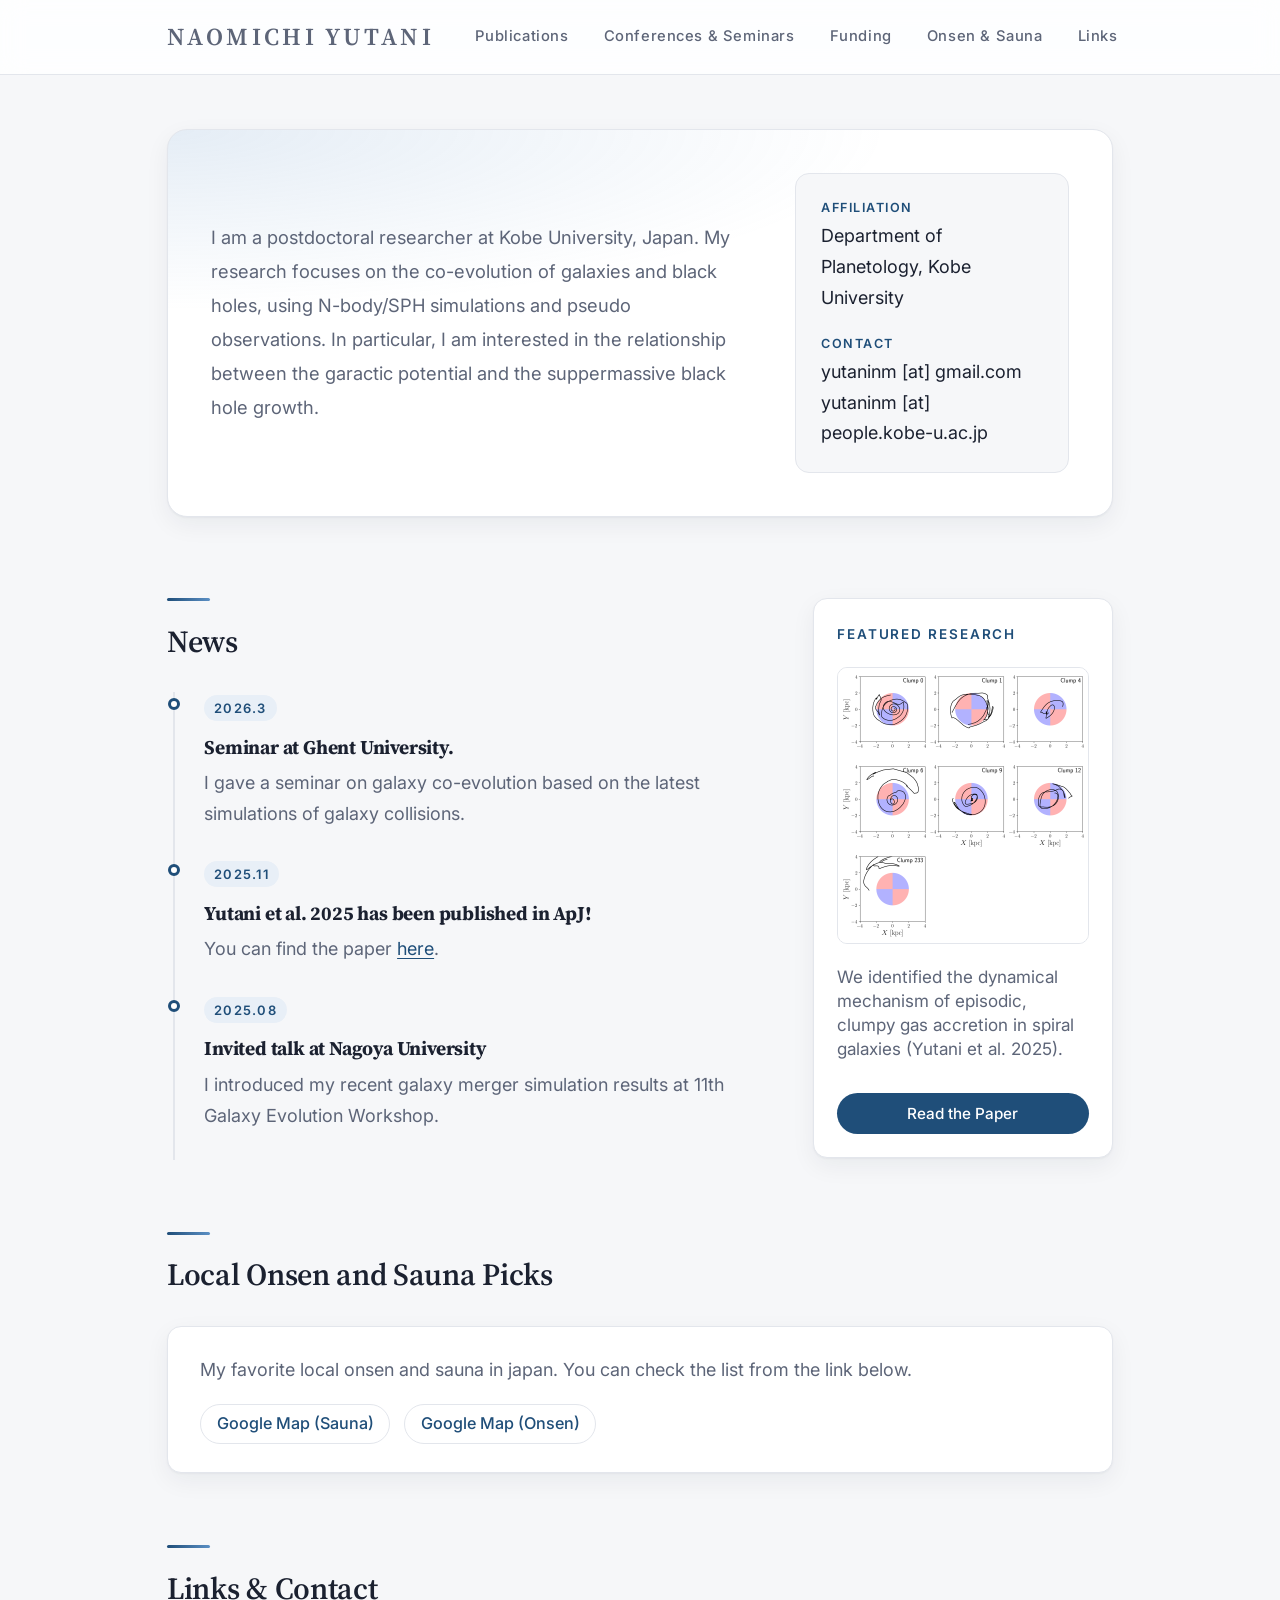
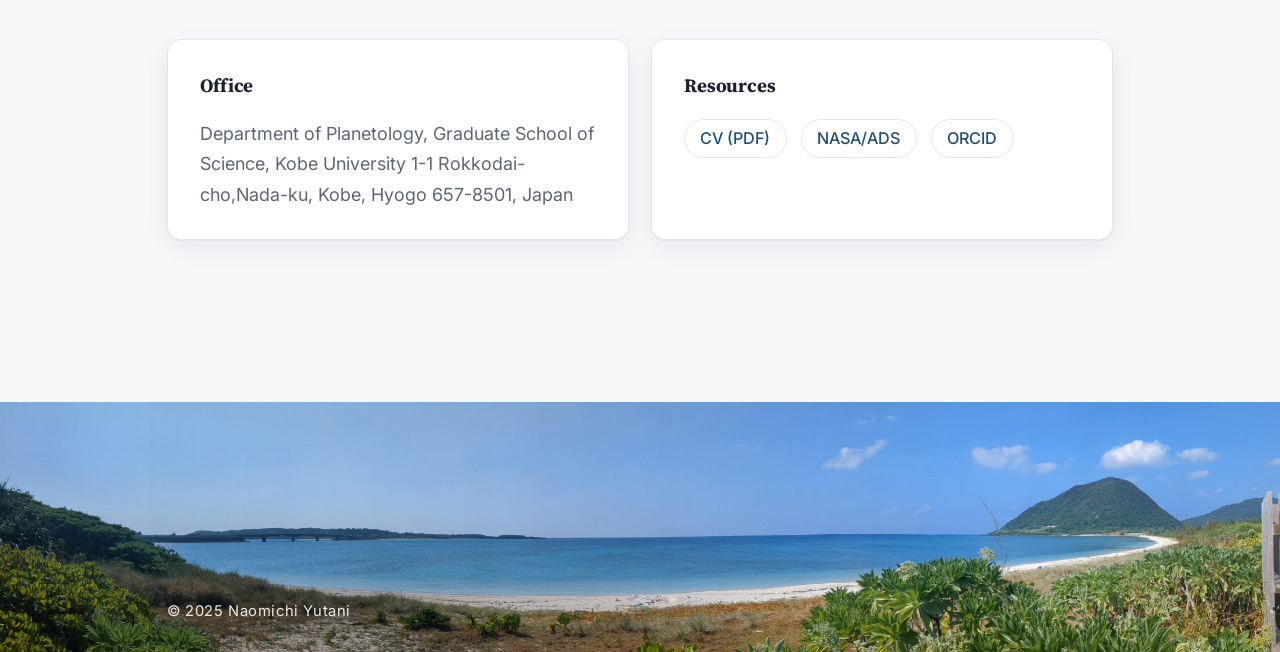
<file: index.html>
<!DOCTYPE html>
<!--
  Naomichi Yutani research homepage
  コメントを追加して、初学者でも構造を追いやすいようにしています。
-->
<html lang="ja">
  <head>
    <meta charset="UTF-8" />
    <meta name="viewport" content="width=device-width, initial-scale=1.0" />
    <title>Naomichi Yutani (油谷 直道) – Personal Homepage</title>
    <link rel="preconnect" href="https://fonts.googleapis.com" />
    <link rel="preconnect" href="https://fonts.gstatic.com" crossorigin />
    <link
      href="https://fonts.googleapis.com/css2?family=Merriweather:wght@400;600&family=Source+Sans+3:wght@300;400;600&display=swap"
      rel="stylesheet"
    />
    <style>
      /*
        :root には CSS のカスタムプロパティ(変数)をまとめています。
        色やフォントサイズを一括で調整できるようにするためです。
      */
      :root {
        --bg: #f7f8fb;
        --surface: #ffffff;
        --text: #202533;
        --text-soft: #5a6072;
        --accent: #28527a;
        --border: #d7dbe5;
        font-size: clamp(15px, 0.9vw + 12px, 18px);
      }

      /* どの要素でも box-sizing を統一して、余白計算をシンプルにします。 */
      *,
      *::before,
      *::after {
        box-sizing: border-box;
      }

      /* ページ全体の基本スタイル。背景色と本文フォントなどを指定。 */
      body {
        margin: 0;
        font-family: "Source Sans 3", "Hiragino Sans", sans-serif;
        background: var(--bg);
        color: var(--text);
        line-height: 1.66;
      }

      /* ヘッダーは常に画面上部に固定するため position: sticky を利用。 */
      header {
        background: var(--surface);
        border-bottom: 1px solid var(--border);
        position: sticky;
        top: 0;
        z-index: 10;
        padding-left: 1.5rem;
      }

      /* コンテンツ幅を中央に揃え、左右に余白を作るラッパー。 */
      .container {
        max-width: 960px;
        margin: 0 auto;
        padding: 0 1.5rem;
      }

      .navbar {
        display: flex;
        align-items: center;
        justify-content: space-between;
        padding: 1rem 0;
      }

      .brand {
        text-decoration: none;
      }

      .brand:hover {
        text-decoration: underline;
        text-decoration-color: #2563eb;
      }

      .brand span:first-child {
        font-family: "Merriweather", "Yu Mincho", serif;
        font-size: clamp(1.8rem, 3vw, 2.2rem);
        font-weight: 700;
      }

      .brand span:last-child {
        font-size: clamp(0.95rem, 1.5vw, 1.1rem);
        text-transform: uppercase;
        letter-spacing: 0.2em;
        color: var(--text-soft);
        font-weight: 600;
      }

      /* ナビゲーションリンクは横並び。スマホではメディアクエリで上書き。 */
      nav {
        display: flex;
        gap: 1.2rem;
      }

      nav a {
        font-size: clamp(0.65rem, 0.9vw, 0.8rem);
        letter-spacing: 0.03em;
        text-transform: uppercase;
        text-decoration: none;
        color: var(--text-soft);
        font-weight: 600;
      }

      nav a:hover,
      nav a:focus {
        color: var(--accent);
      }

      /* スマホ用のナビ開閉ボタン。PCでは非表示にし、後で表示を切り替えます。 */
      .nav-toggle {
        display: none;
        background: none;
        border: 1px solid var(--border);
        border-radius: 4px;
        padding: 0.4rem 0.8rem;
        margin-right: 1.5rem;
        font-size: clamp(0.95rem, 1.4vw, 1rem);
        text-transform: uppercase;
        letter-spacing: 0.1em;
        font-weight: 600;
      }

      /* メイン領域に上下の余白を確保します。 */
      main {
        padding: 2rem 0 4rem;
      }

      /* Grid layout for news section */
      .grid-container {
        display: grid;
        grid-template-columns: 2fr 1fr;
        gap: 2rem;
        align-items: start;
      }

      .news-content {
        width: 100%;
      }

      @media (max-width: 768px) {
        .grid-container {
          grid-template-columns: 1fr;
        }
        
        .news-content {
          order: 1;
        }
        
        .news-details {
          order: -1;
          margin-bottom: 2rem;
        }
      }

      /* Hero section with two columns */
      .hero {
        display: grid;
        grid-template-columns: 1fr 1fr;
        gap: 2rem;
        align-items: start;
        margin-bottom: 3rem;
      }

      .hero > div:first-child {
        padding-right: 1rem;
      }

      /* Paper highlight section */
      /* News details section - for paper highlights */
      .news-details {
        display: grid;
        gap: 1rem;
        background: var(--surface);
        padding: 1rem;
        border-radius: 8px;
        box-shadow: 0 2px 12px rgba(0,0,0,0.08);
        margin-top: 1rem;
      }

      .news-details h3 {
        font-size: 1.2rem;
        margin: 0 0 0.15rem 0;
        color: var(--accent);
      }

      .news-details img {
        width: 100%;
        border-radius: 4px;
        margin: 0.05rem 0 0.05rem 0;
        border: 1px solid var(--border);
      }

      .news-details p {
        margin: 0.15rem 0 0.3rem 0;
        line-height: 1.4;
        font-size: 0.95rem;
      }

      .news-details .button {
        display: inline-block;
        margin-top: 0.5rem;
        padding: 0.4rem 1rem;
        background-color: var(--accent);
        color: white;
        text-decoration: none;
        border-radius: 4px;
        font-size: 0.85rem;
        transition: all 0.2s ease;
        text-align: center;
        min-width: 120px;
      }

      .news-details .button:hover {
        background-color: #1a3d5c;
        transform: translateY(-1px);
        box-shadow: 0 2px 8px rgba(0,0,0,0.1);
      }

      .paper-highlight img {
        width: 100%;
        border-radius: 4px;
        margin: 1rem 0;
        border: 1px solid var(--border);
      }

      .paper-highlight h3 {
        margin-bottom: 0.5rem;
        color: var(--accent);
        font-size: 1.2rem;
      }

      .paper-highlight p {
        margin: 0.5rem 0;
        line-height: 1.5;
      }

      .button {
        display: inline-block;
        margin-top: 0.8rem;
        padding: 0.5rem 1rem;
        background-color: var(--accent);
        color: white;
        text-decoration: none;
        border-radius: 4px;
        font-size: 0.9rem;
        transition: background-color 0.2s ease;
      }

      .button:hover {
        background-color: #1a3d5c;
      }

      /* Responsive Design */
      @media (max-width: 768px) {
        .hero {
          grid-template-columns: 1fr;
        }
        
        .hero > div:first-child {
          padding-right: 0;
        }
      }

      section {
        margin: 3.2rem 0;
        scroll-margin-top: clamp(5rem, 10vh, 6.5rem);
        position: relative;
        padding-left: 1.5rem;
        border-left: 3px solid var(--accent);
        padding-left: 2rem;
        margin-left: -1.5rem;
        transition: border-color 0.3s ease;
      }

      /* ホバー時のアクセント */
      section:hover {
        border-left-color: var(--text-soft);
      }

      h1,
      h2,
      h3 {
        font-family: "Merriweather", "Yu Mincho", serif;
        margin: 0;
        color: var(--accent);
      }

      h2 {
        font-size: 1.8rem;
        margin-bottom: 1rem;
      }

      h3 {
        font-size: 1.1rem;
      }

      p {
        margin: 0 0 1rem;
      }

      /* ヒーローエリア（最初の紹介部分）は Grid でレイアウト。 */
      .hero {
        display: grid;
        gap: 2rem;
      }

      .hero h1 {
        font-size: clamp(2.1rem, 4vw, 2.8rem);
        margin-bottom: 0.8rem;
      }

      .hero .lead {
        font-size: 1.05rem;
        color: var(--text-soft);
      }

      /* 右側のプロフィール詳細。枠線と角丸でカード風にしています。 */
      .hero-details {
        display: grid;
        gap: 1rem;
        padding: 1.2rem 1.4rem;
        background: var(--surface);
        border: 1px solid var(--border);
        border-radius: 8px;
      }

      .hero-details span {
        display: block;
      }

      .hero-details span.label {
        font-size: 0.75rem;
        text-transform: uppercase;
        letter-spacing: 0.12em;
        color: var(--text-soft);
      }

      .section-intro {
        color: var(--text-soft);
        max-width: 700px;
      }

      /* リストをシンプルなカード型に表示するための共通クラス。 */
      .list-simple {
        display: grid;
        gap: 1rem;
        padding: 1.4rem;
        background: var(--surface);
        border: 1px solid var(--border);
        border-radius: 8px;
      }

      .list-simple li {
        margin: 0 0 0.4rem;
      }

      .list-simple strong {
        display: block;
        font-size: 1rem;
      }


      /* 取得ファンドを、日付から始まるシンプルな2カラムで表示。 */
      .funding-list {
        display: grid;
        gap: 0;
        padding: 2.2rem;
        background: var(--surface);
        border: 1px solid var(--border);
        border-radius: 8px;
      }

      .funding-item {
        display: grid;
        grid-template-columns: 150px 1fr;
        gap: 1rem;
      }

      .funding-item + .funding-item {
        border-top: 1px solid rgba(31, 79, 130, 0.14);
        margin-top: 0.85rem;
        padding-top: 2rem;
      }

      .funding-period {
        color: var(--text-soft);
        font-size: 0.96rem;
        font-weight: 600;
        letter-spacing: 0.01em;
        line-height: 1.6;
        white-space: nowrap;
      }

      .funding-body {
        min-width: 0;
      }

      .funding-award,
      .funding-agency {
        color: var(--text);
        font-size: 1.02rem;
        font-weight: 650;
        line-height: 1.65;
      }

      .funding-award .normal-ja {
        font-weight: 400;
      }

      .funding-number {
        color: var(--text-soft);
        font-size: 0.92rem;
        font-weight: 400;
        line-height: 1.6;
        margin-top: 0.1rem;
      }

      .funding-title {
        color: var(--text);
        font-size: 0.98rem;
        font-weight: 400;
        line-height: 1.8;
        margin-top: 0.45rem;
      }

      @media (max-width: 760px) {
        .funding-list {
          padding: 1.4rem;
        }

        .funding-item {
          grid-template-columns: 1fr;
          row-gap: 0.35rem;
        }
      }
      /* 論文リストを [1], [2] 形式で表示するためのスタイル。 */
      .pub-list {
        list-style: none;
        margin: 0;
        padding: 0;
        counter-reset: pub;
      }

      .pub-list li {
        counter-increment: pub;
        position: relative;
        padding-left: 2.4rem;
        margin-bottom: 0.9rem;
      }

      .pub-list li::before {
        content: "[" counter(pub) "]";
        position: absolute;
        left: 0;
        color: var(--accent);
        font-weight: 600;
      }

      /* item-stack は上下にカードを並べるためのヘルパークラス。 */
      .item-stack {
        display: grid;
        gap: 1rem;
      }

      .news-item time {
        font-size: 0.75rem;
        text-transform: uppercase;
        letter-spacing: 0.14em;
        color: var(--text-soft);
      }

      /* 外部リンクをバッジ風に並べます。 */
      .links {
        display: flex;
        flex-wrap: wrap;
        gap: 0.8rem;
      }

      .links a {
        display: inline-flex;
        align-items: center;
        justify-content: center;
        padding: 0.28rem 0.85rem;
        border: 1px solid var(--border);
        border-radius: 20px;
        text-decoration: none;
        color: var(--accent);
        font-size: 0.9rem;
      }

      .contact-grid {
        display: grid;
        gap: 1.2rem;
      }

      /* フッターは薄い境界線で区切り、背景を白に戻します。 */
      footer {
            padding: 2rem 0 1.5rem;
            border-top: 1px solid var(--border);

            background:
                linear-gradient(rgba(0,0,0,0), rgba(0,0,0,0)),
                url("footer_bg.jpg");

            background-size: cover;
            background-position: center;
            background-repeat: no-repeat;

            min-height: 250px;

            display: flex;
            align-items: flex-end;
      }

      footer p {
        color: white;
        font-size: 0.85rem;
        margin: 0.1rem 0;
      }

      /*
        幅が広い画面では hero と contact セクションを 2 カラムにします。
      */
      @media (min-width: 780px) {
        .hero {
          grid-template-columns: 2fr 1fr;
          align-items: start;
        }

        .contact-grid {
          grid-template-columns: repeat(2, minmax(0, 1fr));
        }
      }

      /*
        スマホ幅ではナビゲーションをモーダル風に表示し、開閉ボタンを表示。
      */
      @media (max-width: 720px) {
        nav {
          position: fixed;
          inset: 60px 1.5rem auto;
          flex-direction: column;
          background: var(--surface);
          border: 1px solid var(--border);
          padding: 1rem;
          border-radius: 8px;
          box-shadow: 0 10px 30px rgba(25, 31, 45, 0.08);
          transform: translateY(-140%);
          transition: transform 0.25s ease;
        }

        nav.open {
          transform: translateY(0);
        }

        .nav-toggle {
          display: inline-flex;
        }
      }
    </style>
    <link rel="stylesheet" href="theme.css" />
  </head>
  <body>
    <header>
      <div class="container navbar">
        <!-- サイト名と専門分野。PCでもスマホでも常に表示します。 -->
        <a href="index.html" class="brand">
          <span>NAOMICHI YUTANI</span>
        </a>
        <!-- スマホでナビゲーションを開くボタン。PCでは display: none になります。 -->
        <button class="nav-toggle" aria-expanded="false">MENU</button>
        <nav>
          <a href="publications.html">Publications</a>
          <a href="conferences.html">Conferences &amp; Seminars</a>
          <a href="funding.html">Funding</a>
          <a href="#onsen">Onsen &amp; Sauna</a>
          <a href="#links">Links</a>
        </nav>
      </div>
    </header>

    <!-- メインコンテンツ。 container で左右の余白を統一します。 -->
    <main class="container">
      <section id="about" class="hero">
        <div>
          <!-- ヒーロー（自己紹介）部分の見出しと説明文。 -->
          <!-- <h2>Naomichi Yutani / 油谷 直道</h2> -->
          <p class="lead">
            I am a postdoctoral researcher at Kobe University, Japan. 
            My research focuses on the co-evolution of galaxies and black holes, using N-body/SPH simulations and pseudo observations.
            In particular, I am interested in the relationship between the garactic potential and the suppermassive black hole growth.
          </p>
        </div>
        <!-- 右側の情報カード。所属・キーワード・連絡先をまとめています。 -->
        <aside class="hero-details">
          <div>
            <span class="label">Affiliation</span>
            <span>Department of Planetology, Kobe University</span>
          </div>
          <div>
            <span class="label">Contact</span>
            <span>yutaninm [at] gmail.com</span>
            <span>yutaninm [at] people.kobe-u.ac.jp</span>
          </div>
        </aside>
      </section>

      <!-- 最近のニュースを3件掲載。 -->
      <section id="news" class="grid-container">
        <div class="news-content">
          <h2>News</h2>
          <div class="item-stack">
            <article class="news-item">
              <time>2026.3</time>
              <h3>Seminar at Ghent University.</h3>
              <p>I gave a seminar on galaxy co-evolution based on the latest simulations of galaxy collisions.</p>
            </article>
            <article class="news-item">
              <time>2025.11</time>
              <h3>Yutani et al. 2025 has been published in ApJ!</h3>
              <p>You can find the paper <a href="https://ui.adsabs.harvard.edu/abs/2025ApJ...993...98Y/abstract">here</a>.</p>
            </article>
            <article class="news-item">
              <time>2025.08</time>
              <h3>Invited talk at Nagoya University</h3>
              <p>I introduced my recent galaxy merger simulation results at 11th Galaxy Evolution Workshop.</p>
            </article>
          </div>
        </div>
        
        <aside class="news-details">
          <h3>Featured Research</h3>
          <img src="Yutani25-clump-orbi.png" alt="Dynamical Mechanism of Episodic Gas Accretion">
          <p>We identified the dynamical mechanism of episodic, clumpy gas accretion in spiral galaxies (Yutani et al. 2025).</p>
          <a href="https://ui.adsabs.harvard.edu/abs/2025ApJ...993...98Y/abstract" class="button">Read the Paper</a>
        </aside>
      </section>
      
      <section id="onsen">
        <h2>Local Onsen and Sauna Picks</h2>
        <div class="list-simple">
          <p>
            My favorite local onsen and sauna in japan. You can check the list from the link below.
          </p>
          <div class="links">
            <a href="https://maps.app.goo.gl/DtQVYrNTesRUhzyeA" target="_blank" rel="noopener">Google Map (Sauna)</a>
            <a href="https://maps.app.goo.gl/VbhQrzFkJMpSLd1N9" target="_blank" rel="noopener">Google Map (Onsen)</a>
          </div>
        </div>
      </section>

      <!-- 連絡先と関連リンクのまとめ。 -->
      <section id="links">
        <h2>Links &amp; Contact</h2>
        <div class="contact-grid">
          <div class="list-simple">
            <h3>Office</h3>
            <p>
              Department of Planetology, Graduate School of Science, Kobe University 1-1 Rokkodai-cho,Nada-ku, Kobe, Hyogo 657-8501, Japan
            </p>
          </div>
          <div class="list-simple">
            <h3>Resources</h3>
            <div class="links">
              <a href="CV_NY.pdf">CV (PDF)</a>
              <a href="https://ui.adsabs.harvard.edu/search/filter_database_fq_database=AND&filter_database_fq_database=((database%3Aastronomy%20OR%20database%3Aphysics))&filter_database_fq_database=database%3A%22astronomy%22&fq=%7B!type%3Daqp%20v%3D%24fq_database%7D&fq_database=(((database%3Aastronomy%20OR%20database%3Aphysics))%20AND%20database%3A%22astronomy%22)&q=%20author%3A%22yutani%2C%20naomichi%22&sort=date%20desc%2C%20bibcode%20desc&p_=0">NASA/ADS</a>
              <a href="https://orcid.org/0009-0008-8432-7460">ORCID</a>
            </div>
          </div>
        </div>
      </section>
    </main>

    <!-- フッターには所属と著作権の表示のみ。 -->
    <footer>
      <div class="container">
        <p>© 2025 Naomichi Yutani</p>
      </div>
    </footer>

    <script>
      // nav-toggle ボタンでメニューの開閉を制御します。
      const toggle = document.querySelector(".nav-toggle");
      const nav = document.querySelector("nav");

      toggle?.addEventListener("click", () => {
        // aria-expanded を更新してスクリーンリーダーでも状態がわかるようにする。
        const expanded = toggle.getAttribute("aria-expanded") === "true";
        toggle.setAttribute("aria-expanded", String(!expanded));
        nav.classList.toggle("open");
      });

      nav?.querySelectorAll("a").forEach((link) => {
        link.addEventListener("click", () => {
          // メニュー内のリンクを押したら自動で閉じます。
          nav.classList.remove("open");
          toggle?.setAttribute("aria-expanded", "false");
        });
      });
    </script>
  </body>
</html>
</file>
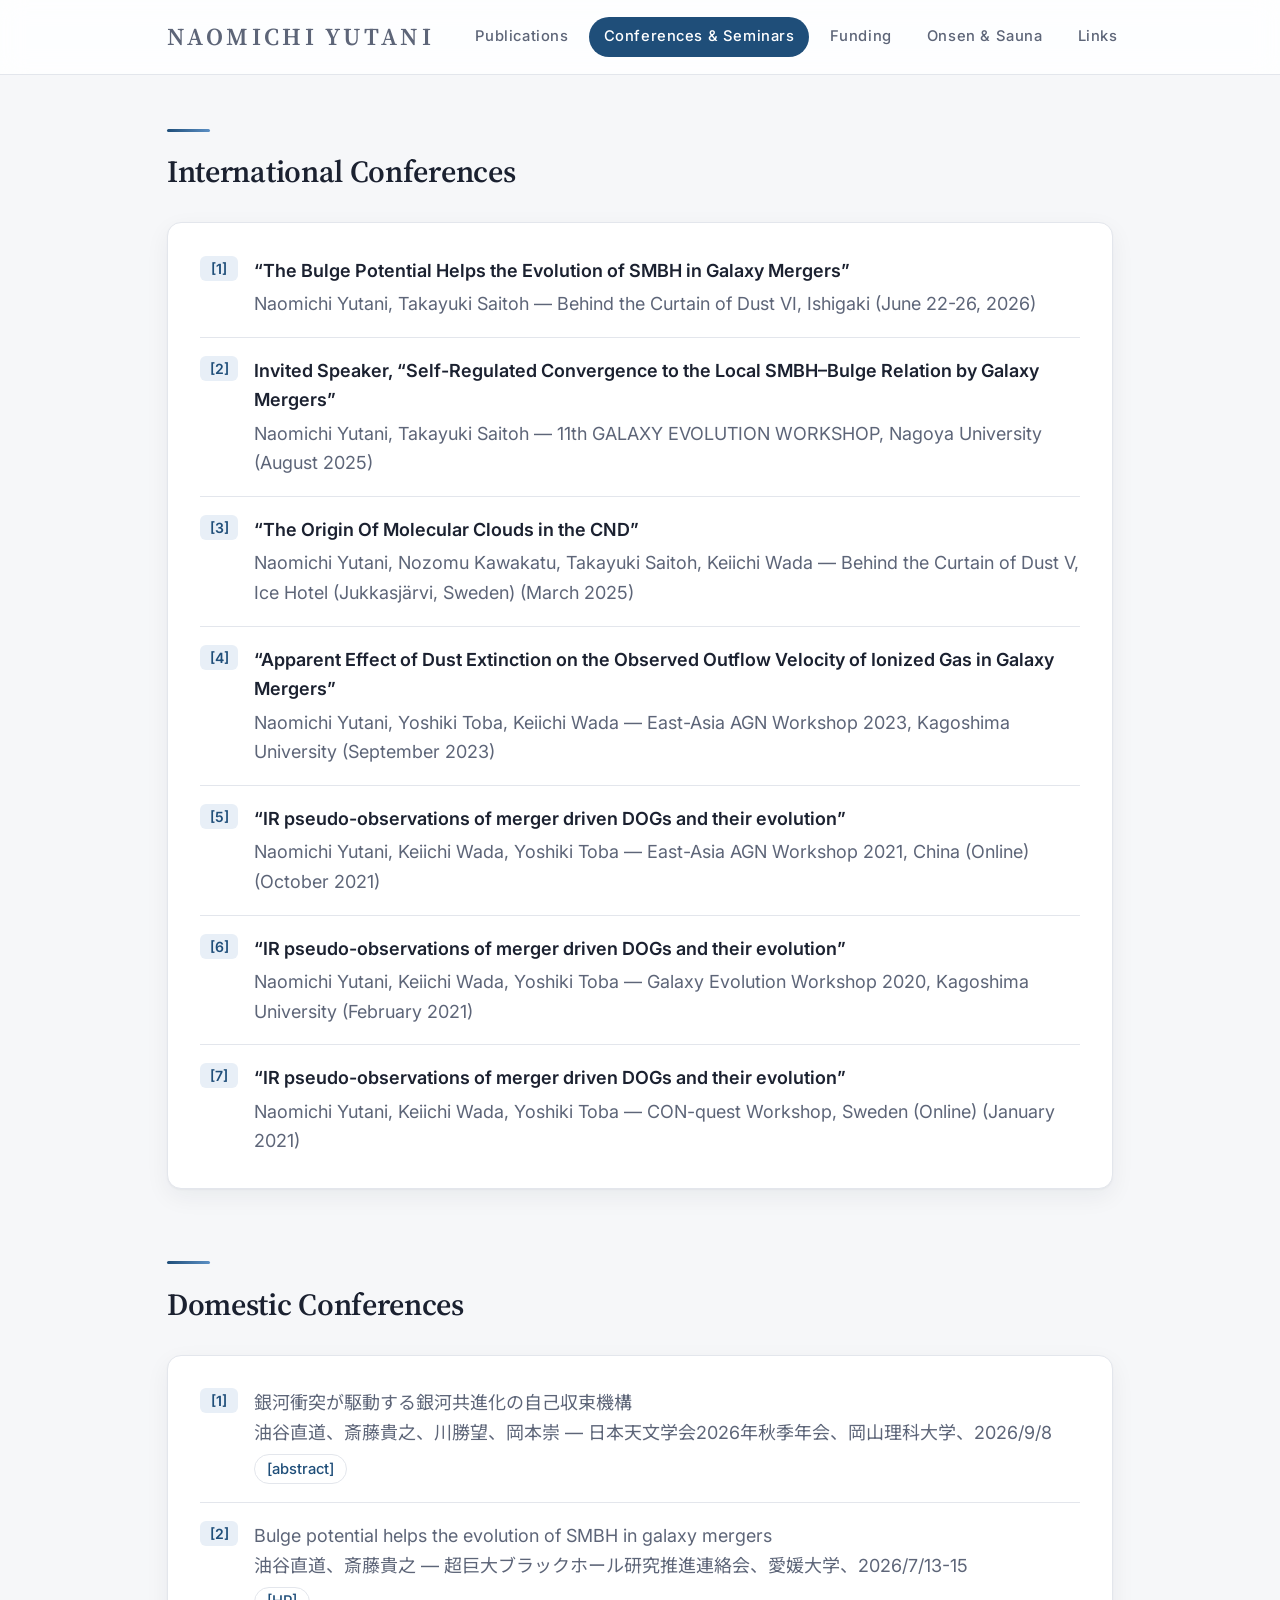
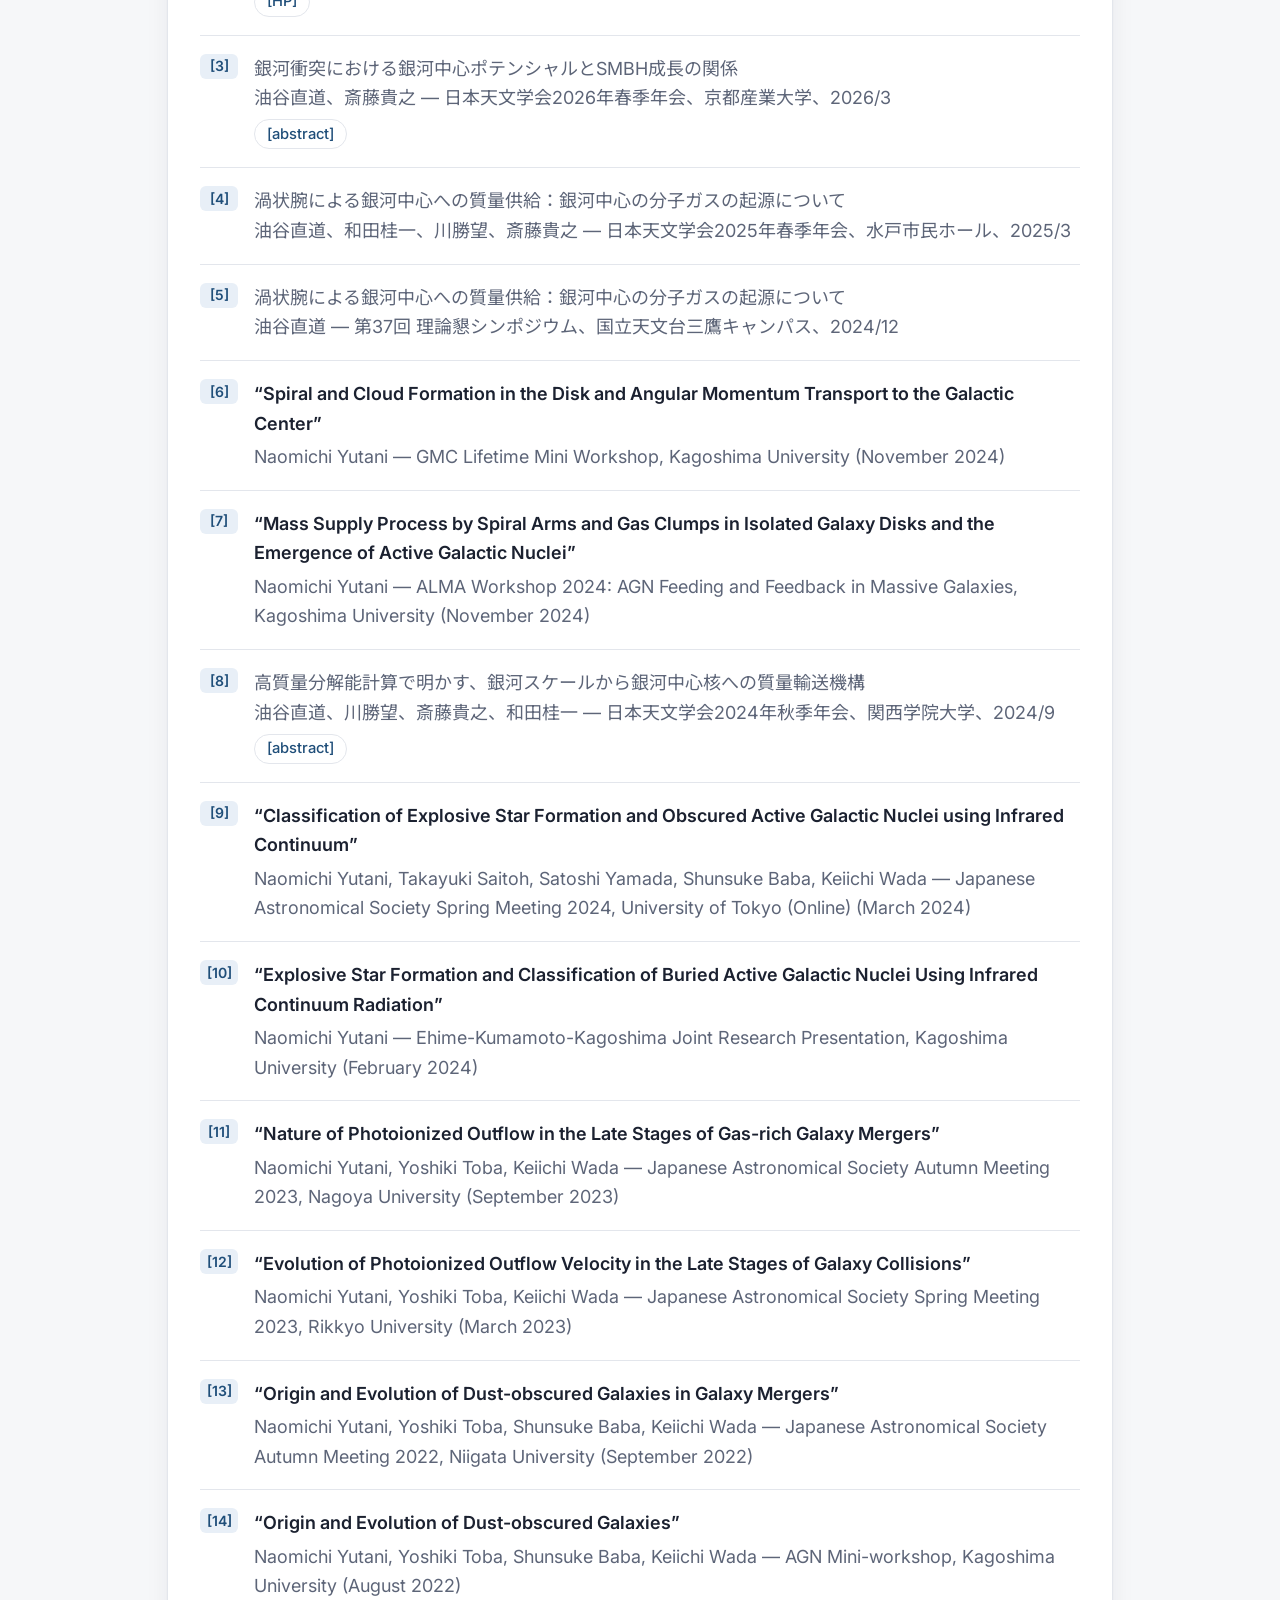
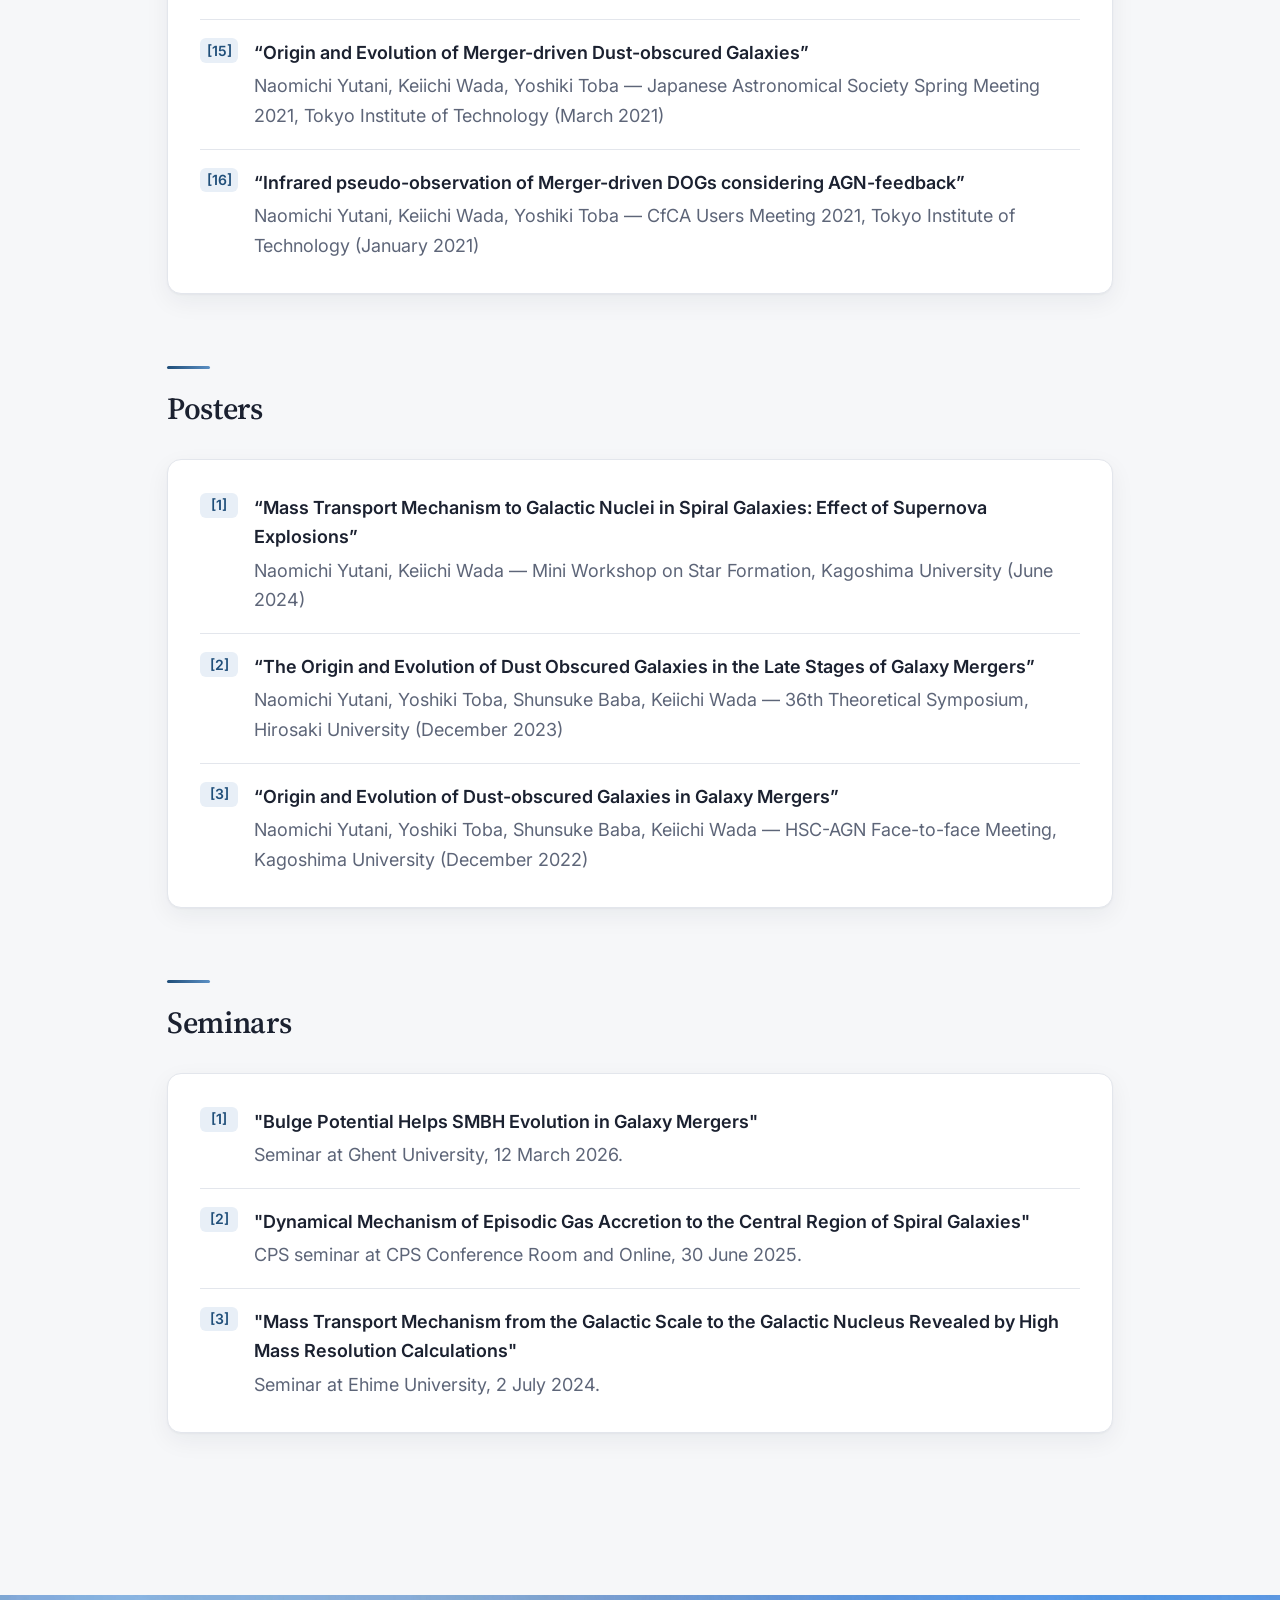
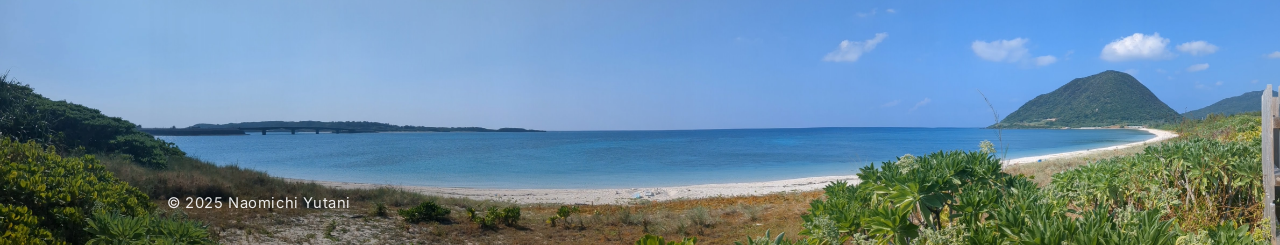
<file: conferences.html>
<!DOCTYPE html>
<!--
  Naomichi Yutani research homepage
  コメントを追加して、初学者でも構造を追いやすいようにしています。
-->
<html lang="ja">
  <head>
    <meta charset="UTF-8" />
    <meta name="viewport" content="width=device-width, initial-scale=1.0" />
    <title>Conferences &amp; Seminars – Naomichi Yutani (油谷 直道)</title>
    <link rel="preconnect" href="https://fonts.googleapis.com" />
    <link rel="preconnect" href="https://fonts.gstatic.com" crossorigin />
    <link
      href="https://fonts.googleapis.com/css2?family=Merriweather:wght@400;600&family=Source+Sans+3:wght@300;400;600&display=swap"
      rel="stylesheet"
    />
    <style>
      /*
        :root には CSS のカスタムプロパティ(変数)をまとめています。
        色やフォントサイズを一括で調整できるようにするためです。
      */
      :root {
        --bg: #f7f8fb;
        --surface: #ffffff;
        --text: #202533;
        --text-soft: #5a6072;
        --accent: #28527a;
        --border: #d7dbe5;
        font-size: clamp(15px, 0.9vw + 12px, 18px);
      }

      /* どの要素でも box-sizing を統一して、余白計算をシンプルにします。 */
      *,
      *::before,
      *::after {
        box-sizing: border-box;
      }

      /* ページ全体の基本スタイル。背景色と本文フォントなどを指定。 */
      body {
        margin: 0;
        font-family: "Source Sans 3", "Hiragino Sans", sans-serif;
        background: var(--bg);
        color: var(--text);
        line-height: 1.66;
      }

      /* ヘッダーは常に画面上部に固定するため position: sticky を利用。 */
      header {
        background: var(--surface);
        border-bottom: 1px solid var(--border);
        position: sticky;
        top: 0;
        z-index: 10;
        padding-left: 1.5rem;
      }

      /* コンテンツ幅を中央に揃え、左右に余白を作るラッパー。 */
      .container {
        max-width: 960px;
        margin: 0 auto;
        padding: 0 1.5rem;
      }

      .navbar {
        display: flex;
        align-items: center;
        justify-content: space-between;
        padding: 1rem 0;
      }

      .brand {
        text-decoration: none;
      }

      .brand:hover {
        text-decoration: underline;
        text-decoration-color: #2563eb;
      }

      .brand span:first-child {
        font-family: "Merriweather", "Yu Mincho", serif;
        font-size: clamp(1.8rem, 3vw, 2.2rem);
        font-weight: 700;
      }

      .brand span:last-child {
        font-size: clamp(0.95rem, 1.5vw, 1.1rem);
        text-transform: uppercase;
        letter-spacing: 0.2em;
        color: var(--text-soft);
        font-weight: 600;
      }

      /* ナビゲーションリンクは横並び。スマホではメディアクエリで上書き。 */
      nav {
        display: flex;
        gap: 1.2rem;
      }

      nav a {
        font-size: clamp(0.65rem, 0.9vw, 0.8rem);
        letter-spacing: 0.03em;
        text-transform: uppercase;
        text-decoration: none;
        color: var(--text-soft);
        font-weight: 600;
      }

      nav a:hover,
      nav a:focus {
        color: var(--accent);
      }

      /* スマホ用のナビ開閉ボタン。PCでは非表示にし、後で表示を切り替えます。 */
      .nav-toggle {
        display: none;
        background: none;
        border: 1px solid var(--border);
        border-radius: 4px;
        padding: 0.4rem 0.8rem;
        margin-right: 1.5rem;
        font-size: clamp(0.95rem, 1.4vw, 1rem);
        text-transform: uppercase;
        letter-spacing: 0.1em;
        font-weight: 600;
      }

      /* メイン領域に上下の余白を確保します。 */
      main {
        padding: 2rem 0 4rem;
      }

      /* Grid layout for news section */
      .grid-container {
        display: grid;
        grid-template-columns: 2fr 1fr;
        gap: 2rem;
        align-items: start;
      }

      .news-content {
        width: 100%;
      }

      @media (max-width: 768px) {
        .grid-container {
          grid-template-columns: 1fr;
        }
        
        .news-content {
          order: 1;
        }
        
        .news-details {
          order: -1;
          margin-bottom: 2rem;
        }
      }

      /* Hero section with two columns */
      .hero {
        display: grid;
        grid-template-columns: 1fr 1fr;
        gap: 2rem;
        align-items: start;
        margin-bottom: 3rem;
      }

      .hero > div:first-child {
        padding-right: 1rem;
      }

      /* Paper highlight section */
      /* News details section - for paper highlights */
      .news-details {
        display: grid;
        gap: 1rem;
        background: var(--surface);
        padding: 1rem;
        border-radius: 8px;
        box-shadow: 0 2px 12px rgba(0,0,0,0.08);
        margin-top: 1rem;
      }

      .news-details h3 {
        font-size: 1.2rem;
        margin: 0 0 0.15rem 0;
        color: var(--accent);
      }

      .news-details img {
        width: 100%;
        border-radius: 4px;
        margin: 0.05rem 0 0.05rem 0;
        border: 1px solid var(--border);
      }

      .news-details p {
        margin: 0.15rem 0 0.3rem 0;
        line-height: 1.4;
        font-size: 0.95rem;
      }

      .news-details .button {
        display: inline-block;
        margin-top: 0.5rem;
        padding: 0.4rem 1rem;
        background-color: var(--accent);
        color: white;
        text-decoration: none;
        border-radius: 4px;
        font-size: 0.85rem;
        transition: all 0.2s ease;
        text-align: center;
        min-width: 120px;
      }

      .news-details .button:hover {
        background-color: #1a3d5c;
        transform: translateY(-1px);
        box-shadow: 0 2px 8px rgba(0,0,0,0.1);
      }

      .paper-highlight img {
        width: 100%;
        border-radius: 4px;
        margin: 1rem 0;
        border: 1px solid var(--border);
      }

      .paper-highlight h3 {
        margin-bottom: 0.5rem;
        color: var(--accent);
        font-size: 1.2rem;
      }

      .paper-highlight p {
        margin: 0.5rem 0;
        line-height: 1.5;
      }

      .button {
        display: inline-block;
        margin-top: 0.8rem;
        padding: 0.5rem 1rem;
        background-color: var(--accent);
        color: white;
        text-decoration: none;
        border-radius: 4px;
        font-size: 0.9rem;
        transition: background-color 0.2s ease;
      }

      .button:hover {
        background-color: #1a3d5c;
      }

      /* Responsive Design */
      @media (max-width: 768px) {
        .hero {
          grid-template-columns: 1fr;
        }
        
        .hero > div:first-child {
          padding-right: 0;
        }
      }

      section {
        margin: 3.2rem 0;
        scroll-margin-top: clamp(5rem, 10vh, 6.5rem);
        position: relative;
        padding-left: 1.5rem;
        border-left: 3px solid var(--accent);
        padding-left: 2rem;
        margin-left: -1.5rem;
        transition: border-color 0.3s ease;
      }

      /* ホバー時のアクセント */
      section:hover {
        border-left-color: var(--text-soft);
      }

      h1,
      h2,
      h3 {
        font-family: "Merriweather", "Yu Mincho", serif;
        margin: 0;
        color: var(--accent);
      }

      h2 {
        font-size: 1.8rem;
        margin-bottom: 1rem;
      }

      h3 {
        font-size: 1.1rem;
      }

      p {
        margin: 0 0 1rem;
      }

      /* ヒーローエリア（最初の紹介部分）は Grid でレイアウト。 */
      .hero {
        display: grid;
        gap: 2rem;
      }

      .hero h1 {
        font-size: clamp(2.1rem, 4vw, 2.8rem);
        margin-bottom: 0.8rem;
      }

      .hero .lead {
        font-size: 1.05rem;
        color: var(--text-soft);
      }

      /* 右側のプロフィール詳細。枠線と角丸でカード風にしています。 */
      .hero-details {
        display: grid;
        gap: 1rem;
        padding: 1.2rem 1.4rem;
        background: var(--surface);
        border: 1px solid var(--border);
        border-radius: 8px;
      }

      .hero-details span {
        display: block;
      }

      .hero-details span.label {
        font-size: 0.75rem;
        text-transform: uppercase;
        letter-spacing: 0.12em;
        color: var(--text-soft);
      }

      .section-intro {
        color: var(--text-soft);
        max-width: 700px;
      }

      /* リストをシンプルなカード型に表示するための共通クラス。 */
      .list-simple {
        display: grid;
        gap: 1rem;
        padding: 1.4rem;
        background: var(--surface);
        border: 1px solid var(--border);
        border-radius: 8px;
      }

      .list-simple li {
        margin: 0 0 0.4rem;
      }

      .list-simple strong {
        display: block;
        font-size: 1rem;
      }


      /* 取得ファンドを、日付から始まるシンプルな2カラムで表示。 */
      .funding-list {
        display: grid;
        gap: 0;
        padding: 2.2rem;
        background: var(--surface);
        border: 1px solid var(--border);
        border-radius: 8px;
      }

      .funding-item {
        display: grid;
        grid-template-columns: 150px 1fr;
        gap: 1rem;
      }

      .funding-item + .funding-item {
        border-top: 1px solid rgba(31, 79, 130, 0.14);
        margin-top: 0.85rem;
        padding-top: 2rem;
      }

      .funding-period {
        color: var(--text-soft);
        font-size: 0.96rem;
        font-weight: 600;
        letter-spacing: 0.01em;
        line-height: 1.6;
        white-space: nowrap;
      }

      .funding-body {
        min-width: 0;
      }

      .funding-award,
      .funding-agency {
        color: var(--text);
        font-size: 1.02rem;
        font-weight: 650;
        line-height: 1.65;
      }

      .funding-award .normal-ja {
        font-weight: 400;
      }

      .funding-number {
        color: var(--text-soft);
        font-size: 0.92rem;
        font-weight: 400;
        line-height: 1.6;
        margin-top: 0.1rem;
      }

      .funding-title {
        color: var(--text);
        font-size: 0.98rem;
        font-weight: 400;
        line-height: 1.8;
        margin-top: 0.45rem;
      }

      @media (max-width: 760px) {
        .funding-list {
          padding: 1.4rem;
        }

        .funding-item {
          grid-template-columns: 1fr;
          row-gap: 0.35rem;
        }
      }
      /* 論文リストを [1], [2] 形式で表示するためのスタイル。 */
      .pub-list {
        list-style: none;
        margin: 0;
        padding: 0;
        counter-reset: pub;
      }

      .pub-list li {
        counter-increment: pub;
        position: relative;
        padding-left: 2.4rem;
        margin-bottom: 0.9rem;
      }

      .pub-list li::before {
        content: "[" counter(pub) "]";
        position: absolute;
        left: 0;
        color: var(--accent);
        font-weight: 600;
      }

      /* item-stack は上下にカードを並べるためのヘルパークラス。 */
      .item-stack {
        display: grid;
        gap: 1rem;
      }

      .news-item time {
        font-size: 0.75rem;
        text-transform: uppercase;
        letter-spacing: 0.14em;
        color: var(--text-soft);
      }

      /* 外部リンクをバッジ風に並べます。 */
      .links {
        display: flex;
        flex-wrap: wrap;
        gap: 0.8rem;
      }

      .links a {
        display: inline-flex;
        align-items: center;
        justify-content: center;
        padding: 0.28rem 0.85rem;
        border: 1px solid var(--border);
        border-radius: 20px;
        text-decoration: none;
        color: var(--accent);
        font-size: 0.9rem;
      }

      .contact-grid {
        display: grid;
        gap: 1.2rem;
      }

      /* フッターは薄い境界線で区切り、背景を白に戻します。 */
      footer {
            padding: 2rem 0 1.5rem;
            border-top: 1px solid var(--border);

            background:
                linear-gradient(rgba(0,0,0,0), rgba(0,0,0,0)),
                url("footer_bg.jpg");

            background-size: cover;
            background-position: center;
            background-repeat: no-repeat;

            min-height: 250px;

            display: flex;
            align-items: flex-end;
      }

      footer p {
        color: white;
        font-size: 0.85rem;
        margin: 0.1rem 0;
      }

      /*
        幅が広い画面では hero と contact セクションを 2 カラムにします。
      */
      @media (min-width: 780px) {
        .hero {
          grid-template-columns: 2fr 1fr;
          align-items: start;
        }

        .contact-grid {
          grid-template-columns: repeat(2, minmax(0, 1fr));
        }
      }

      /*
        スマホ幅ではナビゲーションをモーダル風に表示し、開閉ボタンを表示。
      */
      @media (max-width: 720px) {
        nav {
          position: fixed;
          inset: 60px 1.5rem auto;
          flex-direction: column;
          background: var(--surface);
          border: 1px solid var(--border);
          padding: 1rem;
          border-radius: 8px;
          box-shadow: 0 10px 30px rgba(25, 31, 45, 0.08);
          transform: translateY(-140%);
          transition: transform 0.25s ease;
        }

        nav.open {
          transform: translateY(0);
        }

        .nav-toggle {
          display: inline-flex;
        }
      }
      nav a[aria-current="page"] {
        color: var(--accent);
      }
    </style>
    <link rel="stylesheet" href="theme.css" />
  </head>
  <body>
    <header>
      <div class="container navbar">
        <a href="index.html" class="brand">
          <span>NAOMICHI YUTANI</span>
        </a>
        <button class="nav-toggle" aria-expanded="false">MENU</button>
        <nav>
          <a href="publications.html">Publications</a>
          <a href="conferences.html" aria-current="page">Conferences &amp; Seminars</a>
          <a href="funding.html">Funding</a>
          <a href="index.html#onsen">Onsen &amp; Sauna</a>
          <a href="index.html#links">Links</a>
        </nav>
      </div>
    </header>

    <main class="container">
      <section id="conferences">
        <h2>International Conferences</h2>
        <div class="list-simple">
          <ol class="pub-list">
            <li>
              <strong>“The Bulge Potential Helps the Evolution of SMBH in Galaxy Mergers”</strong>
              Naomichi Yutani, Takayuki Saitoh — Behind the Curtain of Dust VI, Ishigaki (June 22-26, 2026)
            </li>
            <li>
              <strong>Invited Speaker, “Self-Regulated Convergence to the Local SMBH–Bulge Relation by Galaxy Mergers”</strong>
              Naomichi Yutani, Takayuki Saitoh — 11th GALAXY EVOLUTION WORKSHOP, Nagoya University (August 2025)
            </li>
            <li>
              <strong>“The Origin Of Molecular Clouds in the CND”</strong>
              Naomichi Yutani, Nozomu Kawakatu, Takayuki Saitoh, Keiichi Wada — Behind the Curtain of Dust V, Ice Hotel (Jukkasjärvi, Sweden) (March 2025)
            </li>
            <li>
              <strong>“Apparent Effect of Dust Extinction on the Observed Outflow Velocity of Ionized Gas in Galaxy Mergers”</strong>
              Naomichi Yutani, Yoshiki Toba, Keiichi Wada — East-Asia AGN Workshop 2023, Kagoshima University (September 2023)
            </li>
            <li>
              <strong>“IR pseudo-observations of merger driven DOGs and their evolution”</strong>
              Naomichi Yutani, Keiichi Wada, Yoshiki Toba — East-Asia AGN Workshop 2021, China (Online) (October 2021)
            </li>
            <li>
              <strong>“IR pseudo-observations of merger driven DOGs and their evolution”</strong>
              Naomichi Yutani, Keiichi Wada, Yoshiki Toba — Galaxy Evolution Workshop 2020, Kagoshima University (February 2021)
            </li>
            <li>
              <strong>“IR pseudo-observations of merger driven DOGs and their evolution”</strong>
              Naomichi Yutani, Keiichi Wada, Yoshiki Toba — CON-quest Workshop, Sweden (Online) (January 2021)
            </li>
          </ol>
        </div>
      </section>

      <section id="domestic-conferences">
        <h2>Domestic Conferences </h2>
        <div class="list-simple">
          <ol class="pub-list">
            <li>
              銀河衝突が駆動する銀河共進化の自己収束機構<br>
              油谷直道、斎藤貴之、川勝望、岡本崇 —  日本天文学会2026年秋季年会、岡山理科大学、2026/9/8<br>
              <a href="https://www.asj.or.jp/nenkai/archive/2026b/pdf/X20a.pdf">[abstract]</a>
            </li>
            <li>
              Bulge potential helps the evolution of SMBH in galaxy mergers<br>
              油谷直道、斎藤貴之 —  超巨大ブラックホール研究推進連絡会、愛媛大学、2026/7/13-15<br>
              <a href="https://sites.google.com/view/smbh-rec2026/home">[HP]</a>
            </li>
            <li>
              銀河衝突における銀河中心ポテンシャルとSMBH成長の関係<br>
              油谷直道、斎藤貴之 —  日本天文学会2026年春季年会、京都産業大学、2026/3<br>
              <a href="https://www.asj.or.jp/nenkai/archive/2026a/pdf/X05a.pdf">[abstract]</a>
            </li>
            <li>
              渦状腕による銀河中心への質量供給：銀河中心の分子ガスの起源について<br>
              油谷直道、和田桂一、川勝望、斎藤貴之 — 日本天文学会2025年春季年会、水戸市民ホール、2025/3
            </li>
            <li>
              渦状腕による銀河中心への質量供給：銀河中心の分子ガスの起源について<br>
              油谷直道 — 第37回 理論懇シンポジウム、国立天文台三鷹キャンパス、2024/12
            </li>
            <li>
              <strong>“Spiral and Cloud Formation in the Disk and Angular Momentum Transport to the Galactic Center”</strong>
              Naomichi Yutani — GMC Lifetime Mini Workshop, Kagoshima University (November 2024)
            </li>
            <li>
              <strong>“Mass Supply Process by Spiral Arms and Gas Clumps in Isolated Galaxy Disks and the Emergence of Active Galactic Nuclei”</strong>
              Naomichi Yutani — ALMA Workshop 2024: AGN Feeding and Feedback in Massive Galaxies, Kagoshima University (November 2024)
            </li>
            <li>
              高質量分解能計算で明かす、銀河スケールから銀河中心核への質量輸送機構<br>
              油谷直道、川勝望、斎藤貴之、和田桂一 — 日本天文学会2024年秋季年会、関西学院大学、2024/9<br>
              <a href="https://www.asj.or.jp/nenkai/archive/2024b/pdf/X52a.pdf">[abstract]</a>
            </li>
            <li>
              <strong>“Classification of Explosive Star Formation and Obscured Active Galactic Nuclei using Infrared Continuum”</strong>
              Naomichi Yutani, Takayuki Saitoh, Satoshi Yamada, Shunsuke Baba, Keiichi Wada — Japanese Astronomical Society Spring Meeting 2024, University of Tokyo (Online) (March 2024)
            </li>
            <li>
              <strong>“Explosive Star Formation and Classification of Buried Active Galactic Nuclei Using Infrared Continuum Radiation”</strong>
              Naomichi Yutani — Ehime-Kumamoto-Kagoshima Joint Research Presentation, Kagoshima University (February 2024)
            </li>
            <li>
              <strong>“Nature of Photoionized Outflow in the Late Stages of Gas-rich Galaxy Mergers”</strong>
              Naomichi Yutani, Yoshiki Toba, Keiichi Wada — Japanese Astronomical Society Autumn Meeting 2023, Nagoya University (September 2023)
            </li>
            <li>
              <strong>“Evolution of Photoionized Outflow Velocity in the Late Stages of Galaxy Collisions”</strong>
              Naomichi Yutani, Yoshiki Toba, Keiichi Wada — Japanese Astronomical Society Spring Meeting 2023, Rikkyo University (March 2023)
            </li>
            <li>
              <strong>“Origin and Evolution of Dust-obscured Galaxies in Galaxy Mergers”</strong>
              Naomichi Yutani, Yoshiki Toba, Shunsuke Baba, Keiichi Wada — Japanese Astronomical Society Autumn Meeting 2022, Niigata University (September 2022)
            </li>
            <li>
              <strong>“Origin and Evolution of Dust-obscured Galaxies”</strong>
              Naomichi Yutani, Yoshiki Toba, Shunsuke Baba, Keiichi Wada — AGN Mini-workshop, Kagoshima University (August 2022)
            </li>
            <li>
              <strong>“Origin and Evolution of Merger-driven Dust-obscured Galaxies”</strong>
              Naomichi Yutani, Keiichi Wada, Yoshiki Toba — Japanese Astronomical Society Spring Meeting 2021, Tokyo Institute of Technology (March 2021)
            </li>
            <li>
              <strong>“Infrared pseudo-observation of Merger-driven DOGs considering AGN-feedback”</strong>
              Naomichi Yutani, Keiichi Wada, Yoshiki Toba — CfCA Users Meeting 2021, Tokyo Institute of Technology (January 2021)
            </li>
          </ol>
        </div>
      </section>

      <section id="posters">
        <h2>Posters</h2>
        <div class="list-simple">
          <ol class="pub-list">
            <li>
              <strong>“Mass Transport Mechanism to Galactic Nuclei in Spiral Galaxies: Effect of Supernova Explosions”</strong>
              Naomichi Yutani, Keiichi Wada — Mini Workshop on Star Formation, Kagoshima University (June 2024)
            </li>
            <li>
              <strong>“The Origin and Evolution of Dust Obscured Galaxies in the Late Stages of Galaxy Mergers”</strong>
              Naomichi Yutani, Yoshiki Toba, Shunsuke Baba, Keiichi Wada — 36th Theoretical Symposium, Hirosaki University (December 2023)
            </li>
            <li>
              <strong>“Origin and Evolution of Dust-obscured Galaxies in Galaxy Mergers”</strong>
              Naomichi Yutani, Yoshiki Toba, Shunsuke Baba, Keiichi Wada — HSC-AGN Face-to-face Meeting, Kagoshima University (December 2022)
            </li>
          </ol>
        </div>
      </section>

      <section id="seminars">
        <h2>Seminars</h2>
        <div class="list-simple">
          <ol class="pub-list">
            <li>
              <strong>"Bulge Potential Helps SMBH Evolution in Galaxy Mergers"</strong>
              Seminar at Ghent University, 12 March 2026.
            </li>
            <li>
              <strong>"Dynamical Mechanism of Episodic Gas Accretion to the Central Region of Spiral Galaxies"</strong>
              CPS seminar at CPS Conference Room and Online, 30 June 2025.
            </li>
            <li>
              <strong>"Mass Transport Mechanism from the Galactic Scale to the Galactic Nucleus Revealed by High Mass Resolution Calculations"</strong>
              Seminar at Ehime University, 2 July 2024.
            </li>
          </ol>
        </div>
      </section>
    </main>

    <!-- フッターには所属と著作権の表示のみ。 -->
    <footer>
      <div class="container">
        <p>© 2025 Naomichi Yutani</p>
      </div>
    </footer>

    <script>
      // nav-toggle ボタンでメニューの開閉を制御します。
      const toggle = document.querySelector(".nav-toggle");
      const nav = document.querySelector("nav");

      toggle?.addEventListener("click", () => {
        // aria-expanded を更新してスクリーンリーダーでも状態がわかるようにする。
        const expanded = toggle.getAttribute("aria-expanded") === "true";
        toggle.setAttribute("aria-expanded", String(!expanded));
        nav.classList.toggle("open");
      });

      nav?.querySelectorAll("a").forEach((link) => {
        link.addEventListener("click", () => {
          // メニュー内のリンクを押したら自動で閉じます。
          nav.classList.remove("open");
          toggle?.setAttribute("aria-expanded", "false");
        });
      });
    </script>
  </body>
</html>
</file>
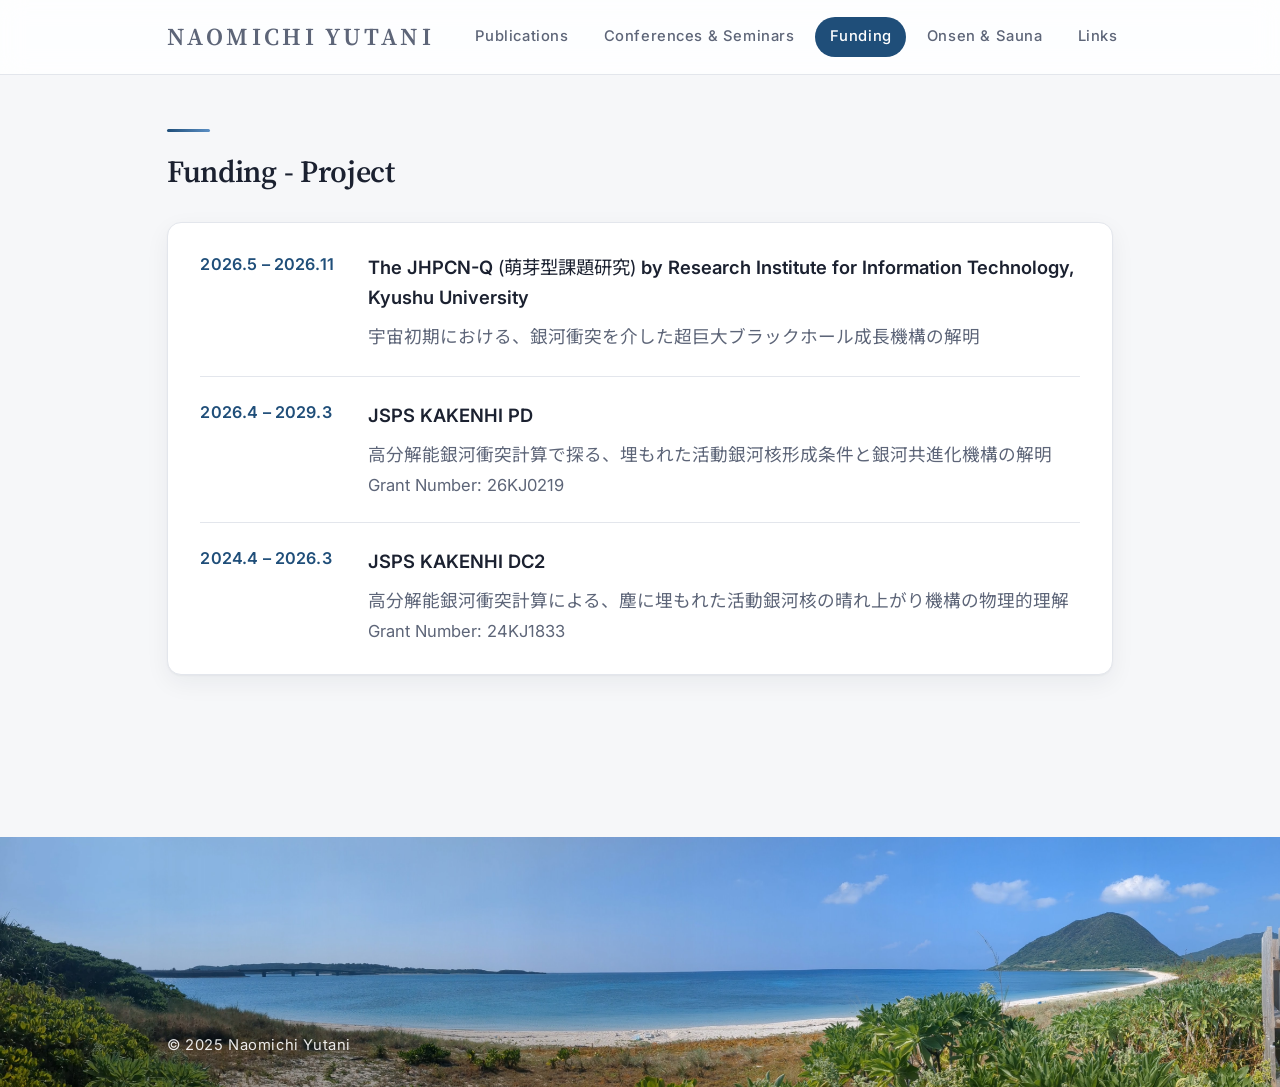
<file: funding.html>
<!DOCTYPE html>
<!--
  Naomichi Yutani research homepage
  コメントを追加して、初学者でも構造を追いやすいようにしています。
-->
<html lang="ja">
  <head>
    <meta charset="UTF-8" />
    <meta name="viewport" content="width=device-width, initial-scale=1.0" />
    <title>Funding – Naomichi Yutani (油谷 直道)</title>
    <link rel="preconnect" href="https://fonts.googleapis.com" />
    <link rel="preconnect" href="https://fonts.gstatic.com" crossorigin />
    <link
      href="https://fonts.googleapis.com/css2?family=Merriweather:wght@400;600&family=Source+Sans+3:wght@300;400;600&display=swap"
      rel="stylesheet"
    />
    <style>
      /*
        :root には CSS のカスタムプロパティ(変数)をまとめています。
        色やフォントサイズを一括で調整できるようにするためです。
      */
      :root {
        --bg: #f7f8fb;
        --surface: #ffffff;
        --text: #202533;
        --text-soft: #5a6072;
        --accent: #28527a;
        --border: #d7dbe5;
        font-size: clamp(15px, 0.9vw + 12px, 18px);
      }

      /* どの要素でも box-sizing を統一して、余白計算をシンプルにします。 */
      *,
      *::before,
      *::after {
        box-sizing: border-box;
      }

      /* ページ全体の基本スタイル。背景色と本文フォントなどを指定。 */
      body {
        margin: 0;
        font-family: "Source Sans 3", "Hiragino Sans", sans-serif;
        background: var(--bg);
        color: var(--text);
        line-height: 1.66;
      }

      /* ヘッダーは常に画面上部に固定するため position: sticky を利用。 */
      header {
        background: var(--surface);
        border-bottom: 1px solid var(--border);
        position: sticky;
        top: 0;
        z-index: 10;
        padding-left: 1.5rem;
      }

      /* コンテンツ幅を中央に揃え、左右に余白を作るラッパー。 */
      .container {
        max-width: 960px;
        margin: 0 auto;
        padding: 0 1.5rem;
      }

      .navbar {
        display: flex;
        align-items: center;
        justify-content: space-between;
        padding: 1rem 0;
      }

      .brand {
        text-decoration: none;
      }

      .brand:hover {
        text-decoration: underline;
        text-decoration-color: #2563eb;
      }

      .brand span:first-child {
        font-family: "Merriweather", "Yu Mincho", serif;
        font-size: clamp(1.8rem, 3vw, 2.2rem);
        font-weight: 700;
      }

      .brand span:last-child {
        font-size: clamp(0.95rem, 1.5vw, 1.1rem);
        text-transform: uppercase;
        letter-spacing: 0.2em;
        color: var(--text-soft);
        font-weight: 600;
      }

      /* ナビゲーションリンクは横並び。スマホではメディアクエリで上書き。 */
      nav {
        display: flex;
        gap: 1.2rem;
      }

      nav a {
        font-size: clamp(0.65rem, 0.9vw, 0.8rem);
        letter-spacing: 0.03em;
        text-transform: uppercase;
        text-decoration: none;
        color: var(--text-soft);
        font-weight: 600;
      }

      nav a:hover,
      nav a:focus {
        color: var(--accent);
      }

      /* スマホ用のナビ開閉ボタン。PCでは非表示にし、後で表示を切り替えます。 */
      .nav-toggle {
        display: none;
        background: none;
        border: 1px solid var(--border);
        border-radius: 4px;
        padding: 0.4rem 0.8rem;
        margin-right: 1.5rem;
        font-size: clamp(0.95rem, 1.4vw, 1rem);
        text-transform: uppercase;
        letter-spacing: 0.1em;
        font-weight: 600;
      }

      /* メイン領域に上下の余白を確保します。 */
      main {
        padding: 2rem 0 4rem;
      }

      /* Grid layout for news section */
      .grid-container {
        display: grid;
        grid-template-columns: 2fr 1fr;
        gap: 2rem;
        align-items: start;
      }

      .news-content {
        width: 100%;
      }

      @media (max-width: 768px) {
        .grid-container {
          grid-template-columns: 1fr;
        }
        
        .news-content {
          order: 1;
        }
        
        .news-details {
          order: -1;
          margin-bottom: 2rem;
        }
      }

      /* Hero section with two columns */
      .hero {
        display: grid;
        grid-template-columns: 1fr 1fr;
        gap: 2rem;
        align-items: start;
        margin-bottom: 3rem;
      }

      .hero > div:first-child {
        padding-right: 1rem;
      }

      /* Paper highlight section */
      /* News details section - for paper highlights */
      .news-details {
        display: grid;
        gap: 1rem;
        background: var(--surface);
        padding: 1rem;
        border-radius: 8px;
        box-shadow: 0 2px 12px rgba(0,0,0,0.08);
        margin-top: 1rem;
      }

      .news-details h3 {
        font-size: 1.2rem;
        margin: 0 0 0.15rem 0;
        color: var(--accent);
      }

      .news-details img {
        width: 100%;
        border-radius: 4px;
        margin: 0.05rem 0 0.05rem 0;
        border: 1px solid var(--border);
      }

      .news-details p {
        margin: 0.15rem 0 0.3rem 0;
        line-height: 1.4;
        font-size: 0.95rem;
      }

      .news-details .button {
        display: inline-block;
        margin-top: 0.5rem;
        padding: 0.4rem 1rem;
        background-color: var(--accent);
        color: white;
        text-decoration: none;
        border-radius: 4px;
        font-size: 0.85rem;
        transition: all 0.2s ease;
        text-align: center;
        min-width: 120px;
      }

      .news-details .button:hover {
        background-color: #1a3d5c;
        transform: translateY(-1px);
        box-shadow: 0 2px 8px rgba(0,0,0,0.1);
      }

      .paper-highlight img {
        width: 100%;
        border-radius: 4px;
        margin: 1rem 0;
        border: 1px solid var(--border);
      }

      .paper-highlight h3 {
        margin-bottom: 0.5rem;
        color: var(--accent);
        font-size: 1.2rem;
      }

      .paper-highlight p {
        margin: 0.5rem 0;
        line-height: 1.5;
      }

      .button {
        display: inline-block;
        margin-top: 0.8rem;
        padding: 0.5rem 1rem;
        background-color: var(--accent);
        color: white;
        text-decoration: none;
        border-radius: 4px;
        font-size: 0.9rem;
        transition: background-color 0.2s ease;
      }

      .button:hover {
        background-color: #1a3d5c;
      }

      /* Responsive Design */
      @media (max-width: 768px) {
        .hero {
          grid-template-columns: 1fr;
        }
        
        .hero > div:first-child {
          padding-right: 0;
        }
      }

      section {
        margin: 3.2rem 0;
        scroll-margin-top: clamp(5rem, 10vh, 6.5rem);
        position: relative;
        padding-left: 1.5rem;
        border-left: 3px solid var(--accent);
        padding-left: 2rem;
        margin-left: -1.5rem;
        transition: border-color 0.3s ease;
      }

      /* ホバー時のアクセント */
      section:hover {
        border-left-color: var(--text-soft);
      }

      h1,
      h2,
      h3 {
        font-family: "Merriweather", "Yu Mincho", serif;
        margin: 0;
        color: var(--accent);
      }

      h2 {
        font-size: 1.8rem;
        margin-bottom: 1rem;
      }

      h3 {
        font-size: 1.1rem;
      }

      p {
        margin: 0 0 1rem;
      }

      /* ヒーローエリア（最初の紹介部分）は Grid でレイアウト。 */
      .hero {
        display: grid;
        gap: 2rem;
      }

      .hero h1 {
        font-size: clamp(2.1rem, 4vw, 2.8rem);
        margin-bottom: 0.8rem;
      }

      .hero .lead {
        font-size: 1.05rem;
        color: var(--text-soft);
      }

      /* 右側のプロフィール詳細。枠線と角丸でカード風にしています。 */
      .hero-details {
        display: grid;
        gap: 1rem;
        padding: 1.2rem 1.4rem;
        background: var(--surface);
        border: 1px solid var(--border);
        border-radius: 8px;
      }

      .hero-details span {
        display: block;
      }

      .hero-details span.label {
        font-size: 0.75rem;
        text-transform: uppercase;
        letter-spacing: 0.12em;
        color: var(--text-soft);
      }

      .section-intro {
        color: var(--text-soft);
        max-width: 700px;
      }

      /* リストをシンプルなカード型に表示するための共通クラス。 */
      .list-simple {
        display: grid;
        gap: 1rem;
        padding: 1.4rem;
        background: var(--surface);
        border: 1px solid var(--border);
        border-radius: 8px;
      }

      .list-simple li {
        margin: 0 0 0.4rem;
      }

      .list-simple strong {
        display: block;
        font-size: 1rem;
      }


      /* 取得ファンドを、日付から始まるシンプルな2カラムで表示。 */
      .funding-list {
        display: grid;
        gap: 0;
        padding: 2.2rem;
        background: var(--surface);
        border: 1px solid var(--border);
        border-radius: 8px;
      }

      .funding-item {
        display: grid;
        grid-template-columns: 150px 1fr;
        gap: 1rem;
      }

      .funding-item + .funding-item {
        border-top: 1px solid rgba(31, 79, 130, 0.14);
        margin-top: 0.85rem;
        padding-top: 2rem;
      }

      .funding-period {
        color: var(--text-soft);
        font-size: 0.96rem;
        font-weight: 600;
        letter-spacing: 0.01em;
        line-height: 1.6;
        white-space: nowrap;
      }

      .funding-body {
        min-width: 0;
      }

      .funding-award,
      .funding-agency {
        color: var(--text);
        font-size: 1.02rem;
        font-weight: 650;
        line-height: 1.65;
      }

      .funding-award .normal-ja {
        font-weight: 400;
      }

      .funding-number {
        color: var(--text-soft);
        font-size: 0.92rem;
        font-weight: 400;
        line-height: 1.6;
        margin-top: 0.1rem;
      }

      .funding-title {
        color: var(--text);
        font-size: 0.98rem;
        font-weight: 400;
        line-height: 1.8;
        margin-top: 0.45rem;
      }

      @media (max-width: 760px) {
        .funding-list {
          padding: 1.4rem;
        }

        .funding-item {
          grid-template-columns: 1fr;
          row-gap: 0.35rem;
        }
      }
      /* 論文リストを [1], [2] 形式で表示するためのスタイル。 */
      .pub-list {
        list-style: none;
        margin: 0;
        padding: 0;
        counter-reset: pub;
      }

      .pub-list li {
        counter-increment: pub;
        position: relative;
        padding-left: 2.4rem;
        margin-bottom: 0.9rem;
      }

      .pub-list li::before {
        content: "[" counter(pub) "]";
        position: absolute;
        left: 0;
        color: var(--accent);
        font-weight: 600;
      }

      /* item-stack は上下にカードを並べるためのヘルパークラス。 */
      .item-stack {
        display: grid;
        gap: 1rem;
      }

      .news-item time {
        font-size: 0.75rem;
        text-transform: uppercase;
        letter-spacing: 0.14em;
        color: var(--text-soft);
      }

      /* 外部リンクをバッジ風に並べます。 */
      .links {
        display: flex;
        flex-wrap: wrap;
        gap: 0.8rem;
      }

      .links a {
        display: inline-flex;
        align-items: center;
        justify-content: center;
        padding: 0.28rem 0.85rem;
        border: 1px solid var(--border);
        border-radius: 20px;
        text-decoration: none;
        color: var(--accent);
        font-size: 0.9rem;
      }

      .contact-grid {
        display: grid;
        gap: 1.2rem;
      }

      /* フッターは薄い境界線で区切り、背景を白に戻します。 */
      footer {
            padding: 2rem 0 1.5rem;
            border-top: 1px solid var(--border);

            background:
                linear-gradient(rgba(0,0,0,0), rgba(0,0,0,0)),
                url("footer_bg.jpg");

            background-size: cover;
            background-position: center;
            background-repeat: no-repeat;

            min-height: 250px;

            display: flex;
            align-items: flex-end;
      }

      footer p {
        color: white;
        font-size: 0.85rem;
        margin: 0.1rem 0;
      }

      /*
        幅が広い画面では hero と contact セクションを 2 カラムにします。
      */
      @media (min-width: 780px) {
        .hero {
          grid-template-columns: 2fr 1fr;
          align-items: start;
        }

        .contact-grid {
          grid-template-columns: repeat(2, minmax(0, 1fr));
        }
      }

      /*
        スマホ幅ではナビゲーションをモーダル風に表示し、開閉ボタンを表示。
      */
      @media (max-width: 720px) {
        nav {
          position: fixed;
          inset: 60px 1.5rem auto;
          flex-direction: column;
          background: var(--surface);
          border: 1px solid var(--border);
          padding: 1rem;
          border-radius: 8px;
          box-shadow: 0 10px 30px rgba(25, 31, 45, 0.08);
          transform: translateY(-140%);
          transition: transform 0.25s ease;
        }

        nav.open {
          transform: translateY(0);
        }

        .nav-toggle {
          display: inline-flex;
        }
      }
      nav a[aria-current="page"] {
        color: var(--accent);
      }
    </style>
    <link rel="stylesheet" href="theme.css" />
  </head>
  <body>
    <header>
      <div class="container navbar">
        <a href="index.html" class="brand">
          <span>NAOMICHI YUTANI</span>
        </a>
        <button class="nav-toggle" aria-expanded="false">MENU</button>
        <nav>
          <a href="publications.html">Publications</a>
          <a href="conferences.html">Conferences &amp; Seminars</a>
          <a href="funding.html" aria-current="page">Funding</a>
          <a href="index.html#onsen">Onsen &amp; Sauna</a>
          <a href="index.html#links">Links</a>
        </nav>
      </div>
    </header>

    <main class="container">
      <section id="funding">
        <h2>Funding - Project</h2>

        <div class="funding-list">
          <div class="funding-item">
            <div class="funding-period">2026.5 – 2026.11</div>
            <div class="funding-body">
              <div class="funding-award">
                The JHPCN-Q <span class="normal-ja">(萌芽型課題研究)</span> by Research Institute for Information Technology, Kyushu University
              </div>
              <div class="funding-title">
                宇宙初期における、銀河衝突を介した超巨大ブラックホール成長機構の解明
              </div>
            </div>
          </div>

          <div class="funding-item">
            <div class="funding-period">2026.4 – 2029.3</div>
            <div class="funding-body">
              <div class="funding-agency">JSPS KAKENHI PD</div>
              <div class="funding-title">高分解能銀河衝突計算で探る、埋もれた活動銀河核形成条件と銀河共進化機構の解明</div>
              <div class="funding-number">Grant Number: 26KJ0219</div>
            </div>
          </div>

          <div class="funding-item">
            <div class="funding-period">2024.4 – 2026.3</div>
            <div class="funding-body">
              <div class="funding-agency">JSPS KAKENHI DC2</div>
              <div class="funding-title">高分解能銀河衝突計算による、塵に埋もれた活動銀河核の晴れ上がり機構の物理的理解</div>
              <div class="funding-number">Grant Number: 24KJ1833</div>
            </div>
          </div>
        </div>
      </section>
    </main>

    <!-- フッターには所属と著作権の表示のみ。 -->
    <footer>
      <div class="container">
        <p>© 2025 Naomichi Yutani</p>
      </div>
    </footer>

    <script>
      // nav-toggle ボタンでメニューの開閉を制御します。
      const toggle = document.querySelector(".nav-toggle");
      const nav = document.querySelector("nav");

      toggle?.addEventListener("click", () => {
        // aria-expanded を更新してスクリーンリーダーでも状態がわかるようにする。
        const expanded = toggle.getAttribute("aria-expanded") === "true";
        toggle.setAttribute("aria-expanded", String(!expanded));
        nav.classList.toggle("open");
      });

      nav?.querySelectorAll("a").forEach((link) => {
        link.addEventListener("click", () => {
          // メニュー内のリンクを押したら自動で閉じます。
          nav.classList.remove("open");
          toggle?.setAttribute("aria-expanded", "false");
        });
      });
    </script>
  </body>
</html>
</file>
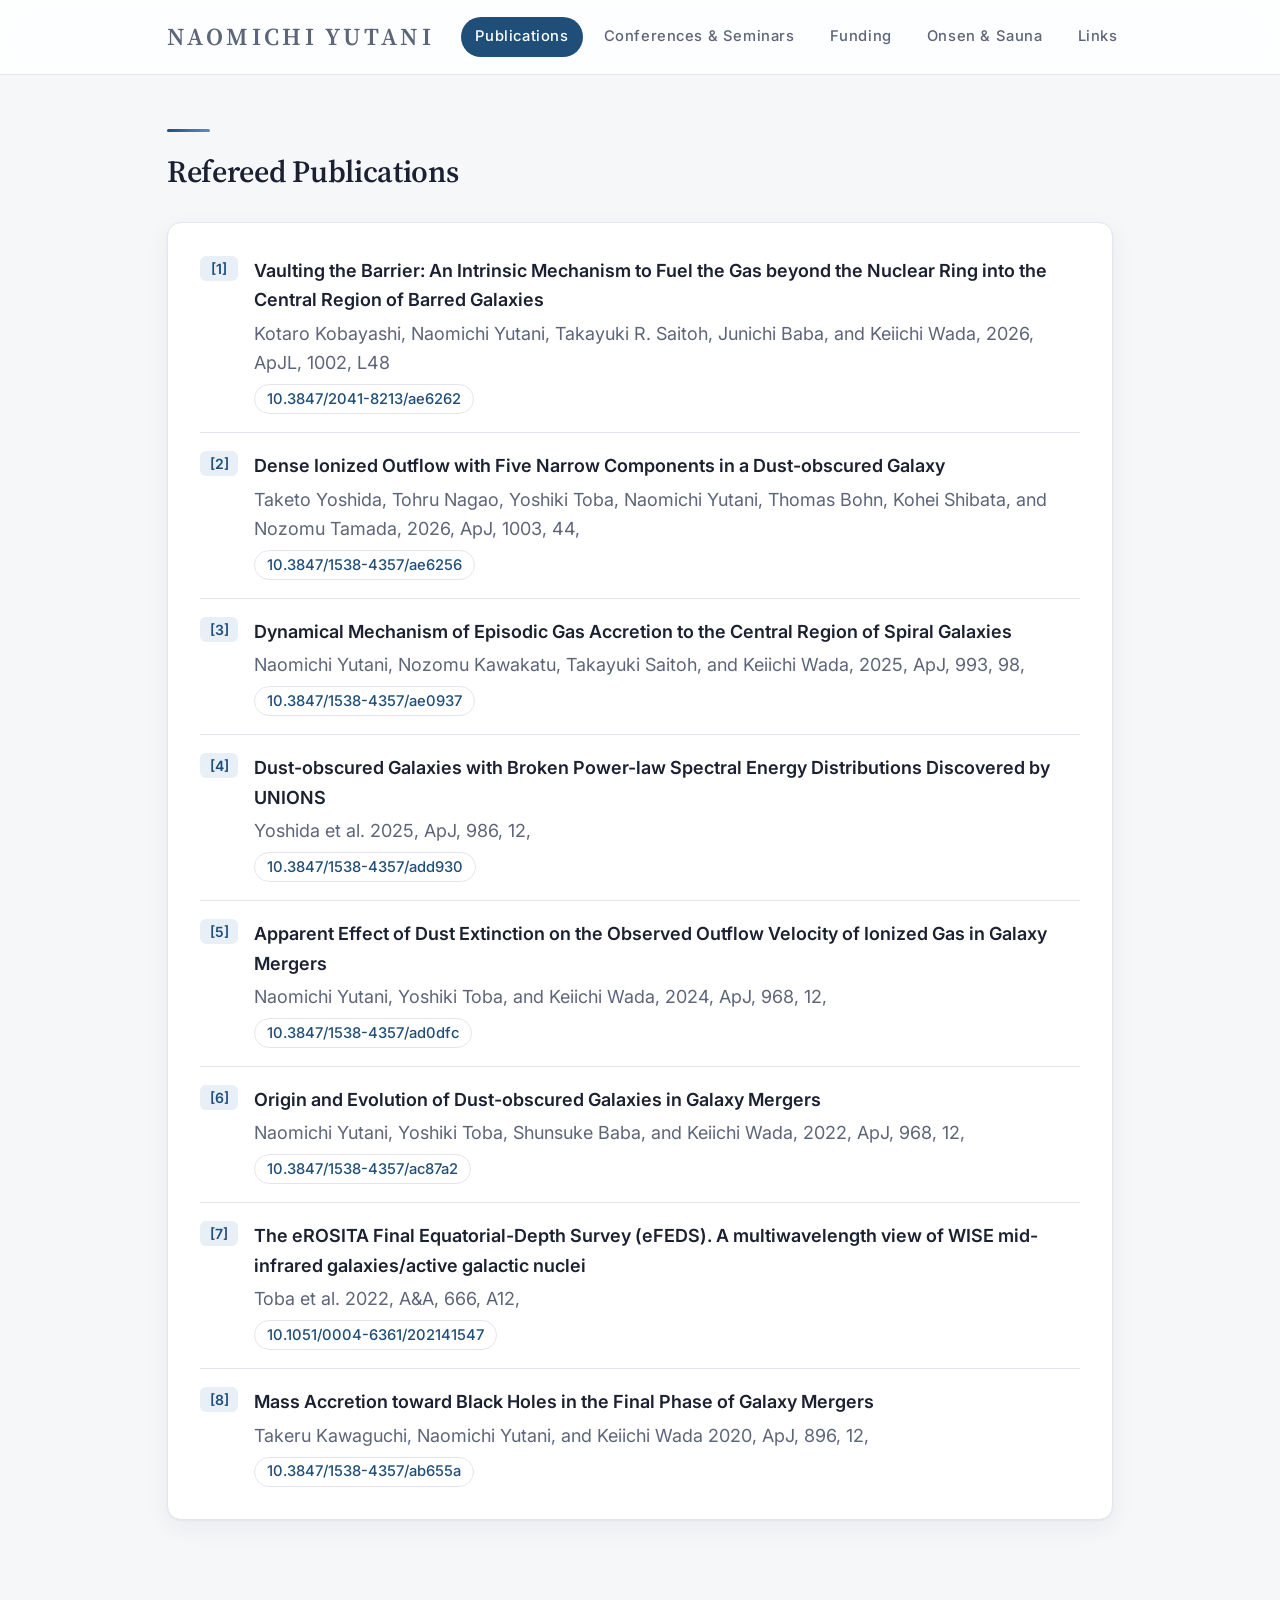
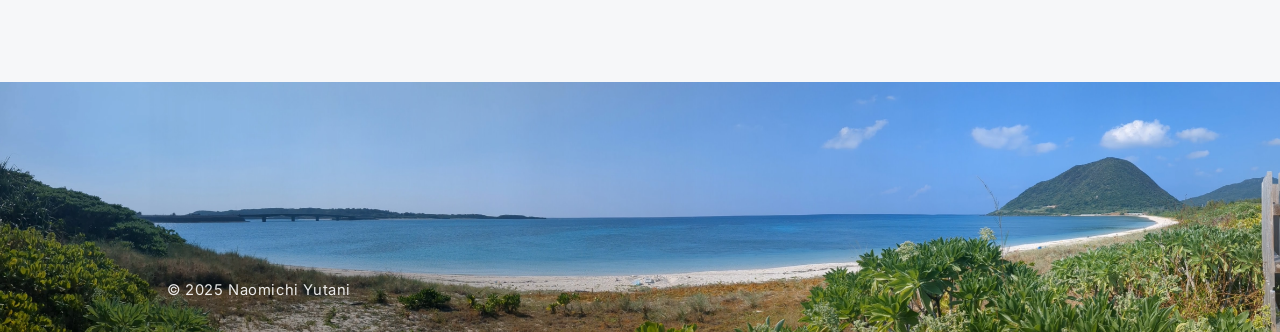
<file: publications.html>
<!DOCTYPE html>
<!--
  Naomichi Yutani research homepage
  コメントを追加して、初学者でも構造を追いやすいようにしています。
-->
<html lang="ja">
  <head>
    <meta charset="UTF-8" />
    <meta name="viewport" content="width=device-width, initial-scale=1.0" />
    <title>Publications – Naomichi Yutani (油谷 直道)</title>
    <link rel="preconnect" href="https://fonts.googleapis.com" />
    <link rel="preconnect" href="https://fonts.gstatic.com" crossorigin />
    <link
      href="https://fonts.googleapis.com/css2?family=Merriweather:wght@400;600&family=Source+Sans+3:wght@300;400;600&display=swap"
      rel="stylesheet"
    />
    <style>
      /*
        :root には CSS のカスタムプロパティ(変数)をまとめています。
        色やフォントサイズを一括で調整できるようにするためです。
      */
      :root {
        --bg: #f7f8fb;
        --surface: #ffffff;
        --text: #202533;
        --text-soft: #5a6072;
        --accent: #28527a;
        --border: #d7dbe5;
        font-size: clamp(15px, 0.9vw + 12px, 18px);
      }

      /* どの要素でも box-sizing を統一して、余白計算をシンプルにします。 */
      *,
      *::before,
      *::after {
        box-sizing: border-box;
      }

      /* ページ全体の基本スタイル。背景色と本文フォントなどを指定。 */
      body {
        margin: 0;
        font-family: "Source Sans 3", "Hiragino Sans", sans-serif;
        background: var(--bg);
        color: var(--text);
        line-height: 1.66;
      }

      /* ヘッダーは常に画面上部に固定するため position: sticky を利用。 */
      header {
        background: var(--surface);
        border-bottom: 1px solid var(--border);
        position: sticky;
        top: 0;
        z-index: 10;
        padding-left: 1.5rem;
      }

      /* コンテンツ幅を中央に揃え、左右に余白を作るラッパー。 */
      .container {
        max-width: 960px;
        margin: 0 auto;
        padding: 0 1.5rem;
      }

      .navbar {
        display: flex;
        align-items: center;
        justify-content: space-between;
        padding: 1rem 0;
      }

      .brand {
        text-decoration: none;
      }

      .brand:hover {
        text-decoration: underline;
        text-decoration-color: #2563eb;
      }

      .brand span:first-child {
        font-family: "Merriweather", "Yu Mincho", serif;
        font-size: clamp(1.8rem, 3vw, 2.2rem);
        font-weight: 700;
      }

      .brand span:last-child {
        font-size: clamp(0.95rem, 1.5vw, 1.1rem);
        text-transform: uppercase;
        letter-spacing: 0.2em;
        color: var(--text-soft);
        font-weight: 600;
      }

      /* ナビゲーションリンクは横並び。スマホではメディアクエリで上書き。 */
      nav {
        display: flex;
        gap: 1.2rem;
      }

      nav a {
        font-size: clamp(0.65rem, 0.9vw, 0.8rem);
        letter-spacing: 0.03em;
        text-transform: uppercase;
        text-decoration: none;
        color: var(--text-soft);
        font-weight: 600;
      }

      nav a:hover,
      nav a:focus {
        color: var(--accent);
      }

      /* スマホ用のナビ開閉ボタン。PCでは非表示にし、後で表示を切り替えます。 */
      .nav-toggle {
        display: none;
        background: none;
        border: 1px solid var(--border);
        border-radius: 4px;
        padding: 0.4rem 0.8rem;
        margin-right: 1.5rem;
        font-size: clamp(0.95rem, 1.4vw, 1rem);
        text-transform: uppercase;
        letter-spacing: 0.1em;
        font-weight: 600;
      }

      /* メイン領域に上下の余白を確保します。 */
      main {
        padding: 2rem 0 4rem;
      }

      /* Grid layout for news section */
      .grid-container {
        display: grid;
        grid-template-columns: 2fr 1fr;
        gap: 2rem;
        align-items: start;
      }

      .news-content {
        width: 100%;
      }

      @media (max-width: 768px) {
        .grid-container {
          grid-template-columns: 1fr;
        }
        
        .news-content {
          order: 1;
        }
        
        .news-details {
          order: -1;
          margin-bottom: 2rem;
        }
      }

      /* Hero section with two columns */
      .hero {
        display: grid;
        grid-template-columns: 1fr 1fr;
        gap: 2rem;
        align-items: start;
        margin-bottom: 3rem;
      }

      .hero > div:first-child {
        padding-right: 1rem;
      }

      /* Paper highlight section */
      /* News details section - for paper highlights */
      .news-details {
        display: grid;
        gap: 1rem;
        background: var(--surface);
        padding: 1rem;
        border-radius: 8px;
        box-shadow: 0 2px 12px rgba(0,0,0,0.08);
        margin-top: 1rem;
      }

      .news-details h3 {
        font-size: 1.2rem;
        margin: 0 0 0.15rem 0;
        color: var(--accent);
      }

      .news-details img {
        width: 100%;
        border-radius: 4px;
        margin: 0.05rem 0 0.05rem 0;
        border: 1px solid var(--border);
      }

      .news-details p {
        margin: 0.15rem 0 0.3rem 0;
        line-height: 1.4;
        font-size: 0.95rem;
      }

      .news-details .button {
        display: inline-block;
        margin-top: 0.5rem;
        padding: 0.4rem 1rem;
        background-color: var(--accent);
        color: white;
        text-decoration: none;
        border-radius: 4px;
        font-size: 0.85rem;
        transition: all 0.2s ease;
        text-align: center;
        min-width: 120px;
      }

      .news-details .button:hover {
        background-color: #1a3d5c;
        transform: translateY(-1px);
        box-shadow: 0 2px 8px rgba(0,0,0,0.1);
      }

      .paper-highlight img {
        width: 100%;
        border-radius: 4px;
        margin: 1rem 0;
        border: 1px solid var(--border);
      }

      .paper-highlight h3 {
        margin-bottom: 0.5rem;
        color: var(--accent);
        font-size: 1.2rem;
      }

      .paper-highlight p {
        margin: 0.5rem 0;
        line-height: 1.5;
      }

      .button {
        display: inline-block;
        margin-top: 0.8rem;
        padding: 0.5rem 1rem;
        background-color: var(--accent);
        color: white;
        text-decoration: none;
        border-radius: 4px;
        font-size: 0.9rem;
        transition: background-color 0.2s ease;
      }

      .button:hover {
        background-color: #1a3d5c;
      }

      /* Responsive Design */
      @media (max-width: 768px) {
        .hero {
          grid-template-columns: 1fr;
        }
        
        .hero > div:first-child {
          padding-right: 0;
        }
      }

      section {
        margin: 3.2rem 0;
        scroll-margin-top: clamp(5rem, 10vh, 6.5rem);
        position: relative;
        padding-left: 1.5rem;
        border-left: 3px solid var(--accent);
        padding-left: 2rem;
        margin-left: -1.5rem;
        transition: border-color 0.3s ease;
      }

      /* ホバー時のアクセント */
      section:hover {
        border-left-color: var(--text-soft);
      }

      h1,
      h2,
      h3 {
        font-family: "Merriweather", "Yu Mincho", serif;
        margin: 0;
        color: var(--accent);
      }

      h2 {
        font-size: 1.8rem;
        margin-bottom: 1rem;
      }

      h3 {
        font-size: 1.1rem;
      }

      p {
        margin: 0 0 1rem;
      }

      /* ヒーローエリア（最初の紹介部分）は Grid でレイアウト。 */
      .hero {
        display: grid;
        gap: 2rem;
      }

      .hero h1 {
        font-size: clamp(2.1rem, 4vw, 2.8rem);
        margin-bottom: 0.8rem;
      }

      .hero .lead {
        font-size: 1.05rem;
        color: var(--text-soft);
      }

      /* 右側のプロフィール詳細。枠線と角丸でカード風にしています。 */
      .hero-details {
        display: grid;
        gap: 1rem;
        padding: 1.2rem 1.4rem;
        background: var(--surface);
        border: 1px solid var(--border);
        border-radius: 8px;
      }

      .hero-details span {
        display: block;
      }

      .hero-details span.label {
        font-size: 0.75rem;
        text-transform: uppercase;
        letter-spacing: 0.12em;
        color: var(--text-soft);
      }

      .section-intro {
        color: var(--text-soft);
        max-width: 700px;
      }

      /* リストをシンプルなカード型に表示するための共通クラス。 */
      .list-simple {
        display: grid;
        gap: 1rem;
        padding: 1.4rem;
        background: var(--surface);
        border: 1px solid var(--border);
        border-radius: 8px;
      }

      .list-simple li {
        margin: 0 0 0.4rem;
      }

      .list-simple strong {
        display: block;
        font-size: 1rem;
      }


      /* 取得ファンドを、日付から始まるシンプルな2カラムで表示。 */
      .funding-list {
        display: grid;
        gap: 0;
        padding: 2.2rem;
        background: var(--surface);
        border: 1px solid var(--border);
        border-radius: 8px;
      }

      .funding-item {
        display: grid;
        grid-template-columns: 150px 1fr;
        gap: 1rem;
      }

      .funding-item + .funding-item {
        border-top: 1px solid rgba(31, 79, 130, 0.14);
        margin-top: 0.85rem;
        padding-top: 2rem;
      }

      .funding-period {
        color: var(--text-soft);
        font-size: 0.96rem;
        font-weight: 600;
        letter-spacing: 0.01em;
        line-height: 1.6;
        white-space: nowrap;
      }

      .funding-body {
        min-width: 0;
      }

      .funding-award,
      .funding-agency {
        color: var(--text);
        font-size: 1.02rem;
        font-weight: 650;
        line-height: 1.65;
      }

      .funding-award .normal-ja {
        font-weight: 400;
      }

      .funding-number {
        color: var(--text-soft);
        font-size: 0.92rem;
        font-weight: 400;
        line-height: 1.6;
        margin-top: 0.1rem;
      }

      .funding-title {
        color: var(--text);
        font-size: 0.98rem;
        font-weight: 400;
        line-height: 1.8;
        margin-top: 0.45rem;
      }

      @media (max-width: 760px) {
        .funding-list {
          padding: 1.4rem;
        }

        .funding-item {
          grid-template-columns: 1fr;
          row-gap: 0.35rem;
        }
      }
      /* 論文リストを [1], [2] 形式で表示するためのスタイル。 */
      .pub-list {
        list-style: none;
        margin: 0;
        padding: 0;
        counter-reset: pub;
      }

      .pub-list li {
        counter-increment: pub;
        position: relative;
        padding-left: 2.4rem;
        margin-bottom: 0.9rem;
      }

      .pub-list li::before {
        content: "[" counter(pub) "]";
        position: absolute;
        left: 0;
        color: var(--accent);
        font-weight: 600;
      }

      /* item-stack は上下にカードを並べるためのヘルパークラス。 */
      .item-stack {
        display: grid;
        gap: 1rem;
      }

      .news-item time {
        font-size: 0.75rem;
        text-transform: uppercase;
        letter-spacing: 0.14em;
        color: var(--text-soft);
      }

      /* 外部リンクをバッジ風に並べます。 */
      .links {
        display: flex;
        flex-wrap: wrap;
        gap: 0.8rem;
      }

      .links a {
        display: inline-flex;
        align-items: center;
        justify-content: center;
        padding: 0.28rem 0.85rem;
        border: 1px solid var(--border);
        border-radius: 20px;
        text-decoration: none;
        color: var(--accent);
        font-size: 0.9rem;
      }

      .contact-grid {
        display: grid;
        gap: 1.2rem;
      }

      /* フッターは薄い境界線で区切り、背景を白に戻します。 */
      footer {
            padding: 2rem 0 1.5rem;
            border-top: 1px solid var(--border);

            background:
                linear-gradient(rgba(0,0,0,0), rgba(0,0,0,0)),
                url("footer_bg.jpg");

            background-size: cover;
            background-position: center;
            background-repeat: no-repeat;

            min-height: 250px;

            display: flex;
            align-items: flex-end;
      }

      footer p {
        color: white;
        font-size: 0.85rem;
        margin: 0.1rem 0;
      }

      /*
        幅が広い画面では hero と contact セクションを 2 カラムにします。
      */
      @media (min-width: 780px) {
        .hero {
          grid-template-columns: 2fr 1fr;
          align-items: start;
        }

        .contact-grid {
          grid-template-columns: repeat(2, minmax(0, 1fr));
        }
      }

      /*
        スマホ幅ではナビゲーションをモーダル風に表示し、開閉ボタンを表示。
      */
      @media (max-width: 720px) {
        nav {
          position: fixed;
          inset: 60px 1.5rem auto;
          flex-direction: column;
          background: var(--surface);
          border: 1px solid var(--border);
          padding: 1rem;
          border-radius: 8px;
          box-shadow: 0 10px 30px rgba(25, 31, 45, 0.08);
          transform: translateY(-140%);
          transition: transform 0.25s ease;
        }

        nav.open {
          transform: translateY(0);
        }

        .nav-toggle {
          display: inline-flex;
        }
      }
      nav a[aria-current="page"] {
        color: var(--accent);
      }
    </style>
    <link rel="stylesheet" href="theme.css" />
  </head>
  <body>
    <header>
      <div class="container navbar">
        <a href="index.html" class="brand">
          <span>NAOMICHI YUTANI</span>
        </a>
        <button class="nav-toggle" aria-expanded="false">MENU</button>
        <nav>
          <a href="publications.html" aria-current="page">Publications</a>
          <a href="conferences.html">Conferences &amp; Seminars</a>
          <a href="funding.html">Funding</a>
          <a href="index.html#onsen">Onsen &amp; Sauna</a>
          <a href="index.html#links">Links</a>
        </nav>
      </div>
    </header>

    <main class="container">
      <section id="publications">
        <h2>Refereed Publications</h2>
        <div class="list-simple">
          <ol class="pub-list">
            <li>
              <strong>Vaulting the Barrier: An Intrinsic Mechanism to Fuel the Gas beyond the Nuclear Ring into the Central Region of Barred Galaxies</strong>
              Kotaro Kobayashi, Naomichi Yutani, Takayuki R. Saitoh, Junichi Baba, and Keiichi Wada, 2026, ApJL, 1002, L48<br>
              <a href="https://iopscience.iop.org/article/10.3847/2041-8213/ae6262">10.3847/2041-8213/ae6262</a>
            </li>
            <li>
              <strong>Dense Ionized Outflow with Five Narrow Components in a Dust-obscured Galaxy</strong>
              Taketo Yoshida, Tohru Nagao, Yoshiki Toba, Naomichi Yutani, Thomas Bohn, Kohei Shibata, and Nozomu Tamada, 2026, ApJ, 1003, 44,<br>
              <a href="https://iopscience.iop.org/article/10.3847/1538-4357/ae6256">10.3847/1538-4357/ae6256</a>
            </li>
            <li>
              <strong>Dynamical Mechanism of Episodic Gas Accretion to the Central Region of Spiral Galaxies</strong>
              Naomichi Yutani, Nozomu Kawakatu, Takayuki Saitoh, and Keiichi Wada, 2025, ApJ, 993, 98,<br>
              <a href="https://iopscience.iop.org/article/10.3847/1538-4357/ae0937">10.3847/1538-4357/ae0937</a>
            </li>
            <li>
              <strong>Dust-obscured Galaxies with Broken Power-law Spectral Energy Distributions Discovered by UNIONS</strong>
              Yoshida et al. 2025, ApJ, 986, 12,<br>
              <a href="https://iopscience.iop.org/article/10.3847/1538-4357/add930">10.3847/1538-4357/add930</a>
            </li>
            <li>
              <strong>Apparent Effect of Dust Extinction on the Observed Outflow Velocity of Ionized Gas in Galaxy Mergers</strong>
              Naomichi Yutani, Yoshiki Toba, and Keiichi Wada, 2024, ApJ, 968, 12,<br>
              <a href="https://iopscience.iop.org/article/10.3847/1538-4357/ad0dfc">10.3847/1538-4357/ad0dfc</a>
            </li>
            <li>
              <strong>Origin and Evolution of Dust-obscured Galaxies in Galaxy Mergers</strong>
              Naomichi Yutani, Yoshiki Toba, Shunsuke Baba, and Keiichi Wada, 2022, ApJ, 968, 12,<br>
              <a href="https://iopscience.iop.org/article/10.3847/1538-4357/ac87a2">10.3847/1538-4357/ac87a2</a>
            </li>
            <li>
              <strong>The eROSITA Final Equatorial-Depth Survey (eFEDS). A multiwavelength view of WISE mid-infrared galaxies/active galactic nuclei</strong>
              Toba et al. 2022, A&A, 666, A12,<br>
              <a href="https://www.aanda.org/articles/aa/full_html/2022/05/aa41547-21/aa41547-21.html">10.1051/0004-6361/202141547</a>
            </li>
            <li>
              <strong>Mass Accretion toward Black Holes in the Final Phase of Galaxy Mergers</strong>
              Takeru Kawaguchi, Naomichi Yutani, and Keiichi Wada 2020, ApJ, 896, 12,<br>
              <a href="https://iopscience.iop.org/article/10.3847/1538-4357/ab655a">10.3847/1538-4357/ab655a</a>
            </li>
          </ol>
        </div>
      </section>
    </main>

    <!-- フッターには所属と著作権の表示のみ。 -->
    <footer>
      <div class="container">
        <p>© 2025 Naomichi Yutani</p>
      </div>
    </footer>

    <script>
      // nav-toggle ボタンでメニューの開閉を制御します。
      const toggle = document.querySelector(".nav-toggle");
      const nav = document.querySelector("nav");

      toggle?.addEventListener("click", () => {
        // aria-expanded を更新してスクリーンリーダーでも状態がわかるようにする。
        const expanded = toggle.getAttribute("aria-expanded") === "true";
        toggle.setAttribute("aria-expanded", String(!expanded));
        nav.classList.toggle("open");
      });

      nav?.querySelectorAll("a").forEach((link) => {
        link.addEventListener("click", () => {
          // メニュー内のリンクを押したら自動で閉じます。
          nav.classList.remove("open");
          toggle?.setAttribute("aria-expanded", "false");
        });
      });
    </script>
  </body>
</html>
</file>
<file: theme.css>
/*
  theme.css — デザイン更新用のスタイルシート
  各ページの <style> の「後」に読み込み、見た目だけを上書きします。
  このファイルの <link> を外せば、元のデザインに戻ります。
*/
@import url("https://fonts.googleapis.com/css2?family=Inter:wght@400;500;600;700&family=Noto+Sans+JP:wght@400;500;700&family=Source+Serif+4:opsz,wght@8..60,500;8..60,600;8..60,700&display=swap");

:root {
  --bg: #f6f7f9;
  --surface: #ffffff;
  --text: #1b2130;
  --text-soft: #5d6578;
  --accent: #1f4e79;
  --accent-soft: #e8eff7;
  --accent-strong: #163a5c;
  --border: #e3e6ec;
  --radius: 14px;
  --shadow: 0 1px 2px rgba(20, 28, 45, 0.04), 0 8px 24px rgba(20, 28, 45, 0.06);
  --serif: "Source Serif 4", "Noto Serif JP", "Yu Mincho", serif;
  --sans: "Inter", "Noto Sans JP", "Hiragino Sans", sans-serif;
}

body {
  font-family: var(--sans);
  background: var(--bg);
  color: var(--text);
  line-height: 1.7;
  -webkit-font-smoothing: antialiased;
}

a {
  color: var(--accent);
  text-underline-offset: 3px;
}

/* ---------- Header ---------- */
header {
  padding-left: 0;
  background: rgba(255, 255, 255, 0.82);
  backdrop-filter: saturate(180%) blur(12px);
  -webkit-backdrop-filter: saturate(180%) blur(12px);
  border-bottom: 1px solid var(--border);
}

.navbar {
  padding: 0.9rem 1.5rem;
  gap: 1.5rem;
}

.brand {
  color: var(--text);
  white-space: nowrap;
}

.brand:hover {
  text-decoration: none;
  opacity: 0.75;
}

.brand span:first-child {
  font-family: var(--serif);
  font-size: clamp(1.15rem, 2vw, 1.35rem);
  font-weight: 600;
  letter-spacing: 0.14em;
}

nav {
  gap: 0.35rem;
  align-items: center;
}

nav a {
  font-size: 0.82rem;
  letter-spacing: 0.04em;
  text-transform: none;
  font-weight: 500;
  color: var(--text-soft);
  padding: 0.4rem 0.8rem;
  border-radius: 999px;
  white-space: nowrap;
  transition: background-color 0.2s ease, color 0.2s ease;
}

nav a:hover,
nav a:focus-visible {
  color: var(--accent);
  background: var(--accent-soft);
}

nav a[aria-current="page"] {
  color: #fff;
  background: var(--accent);
}

.nav-toggle {
  margin-right: 0;
  border-radius: 999px;
  font-size: 0.8rem;
  color: var(--text);
  cursor: pointer;
}

/* ---------- Layout ---------- */
.container {
  max-width: 1000px;
}

main.container {
  padding: 3rem 1.5rem 5rem;
}

section {
  border-left: none;
  margin: 0 0 4rem;
  padding-left: 0;
}

section:hover {
  border-left-color: transparent;
}

h1,
h2,
h3 {
  font-family: var(--serif);
  color: var(--text);
  letter-spacing: -0.01em;
}

/* 見出しの上に小さなアクセントラインを付ける */
section > h2,
.news-content > h2 {
  font-size: clamp(1.5rem, 2.4vw, 1.9rem);
  font-weight: 600;
  margin-bottom: 1.4rem;
  padding-top: 0.9rem;
  position: relative;
}

section > h2::before,
.news-content > h2::before {
  content: "";
  position: absolute;
  top: 0;
  left: 0;
  width: 2.4rem;
  height: 3px;
  border-radius: 3px;
  background: linear-gradient(90deg, var(--accent), #5b8fc4);
}

/* ---------- Hero ---------- */
section.hero {
  margin-bottom: 4.5rem;
  padding: 2.4rem;
  background:
    radial-gradient(1200px 300px at 0% 0%, rgba(91, 143, 196, 0.16), transparent 60%),
    var(--surface);
  border: 1px solid var(--border);
  border-radius: calc(var(--radius) + 6px);
  box-shadow: var(--shadow);
  align-items: center;
}

section.hero h2 {
  font-size: clamp(1.9rem, 3.6vw, 2.6rem);
  font-weight: 700;
  padding-top: 0;
  margin-bottom: 1rem;
  line-height: 1.25;
  word-break: keep-all;
}

section.hero h2::before {
  display: none;
}

.hero .lead {
  font-size: 1.02rem;
  line-height: 1.85;
  color: var(--text-soft);
  margin: 0;
}

.hero-details {
  background: var(--bg);
  border: 1px solid var(--border);
  border-radius: var(--radius);
  padding: 1.3rem 1.4rem;
  gap: 1.1rem;
}

.hero-details span.label {
  font-size: 0.7rem;
  font-weight: 600;
  color: var(--accent);
  margin-bottom: 0.15rem;
}

/* ---------- News ---------- */
.grid-container {
  gap: 2.5rem;
}

.news-content .item-stack {
  gap: 0;
  border-left: 2px solid var(--border);
  margin-left: 0.35rem;
}

.news-item {
  position: relative;
  padding: 0 0 1.6rem 1.6rem;
}

.news-item::before {
  content: "";
  position: absolute;
  left: -7px;
  top: 0.35rem;
  width: 12px;
  height: 12px;
  border-radius: 50%;
  background: var(--surface);
  border: 3px solid var(--accent);
}

.news-item time {
  display: inline-block;
  font-size: 0.72rem;
  font-weight: 600;
  letter-spacing: 0.1em;
  color: var(--accent);
  background: var(--accent-soft);
  padding: 0.1rem 0.55rem;
  border-radius: 999px;
}

.news-item h3 {
  font-size: 1.08rem;
  margin: 0.45rem 0 0.25rem;
}

.news-item p {
  color: var(--text-soft);
  margin: 0;
}

.news-details {
  padding: 1.3rem;
  border: 1px solid var(--border);
  border-radius: var(--radius);
  box-shadow: var(--shadow);
  margin-top: 0;
}

.news-details h3 {
  font-size: 0.75rem;
  font-family: var(--sans);
  font-weight: 600;
  letter-spacing: 0.14em;
  text-transform: uppercase;
  color: var(--accent);
}

.news-details img {
  border-radius: 10px;
}

.news-details p {
  color: var(--text-soft);
}

.button,
.news-details .button {
  border-radius: 999px;
  font-weight: 500;
  background: var(--accent);
}

.button:hover,
.news-details .button:hover {
  background: var(--accent-strong);
}

/* ---------- Cards / lists ---------- */
.list-simple,
.funding-list {
  border: 1px solid var(--border);
  border-radius: var(--radius);
  box-shadow: var(--shadow);
  padding: 1.6rem 1.8rem;
}

.list-simple {
  align-content: start;
}

.pub-list li {
  padding: 1rem 0 1rem 3rem;
  margin: 0;
  border-bottom: 1px solid var(--border);
  color: var(--text-soft);
  line-height: 1.65;
}

.pub-list li:first-child {
  padding-top: 0.2rem;
}

.pub-list li:last-child {
  border-bottom: none;
  padding-bottom: 0.2rem;
}

.pub-list li::before {
  top: 1rem;
  font-size: 0.78rem;
  font-weight: 600;
  min-width: 2.1rem;
  text-align: center;
  padding: 0.05rem 0;
  border-radius: 6px;
  background: var(--accent-soft);
  color: var(--accent);
}

.pub-list li:first-child::before {
  top: 0.2rem;
}

.pub-list li strong {
  display: block;
  color: var(--text);
  font-weight: 600;
  margin-bottom: 0.2rem;
}

.pub-list a {
  display: inline-block;
  margin-top: 0.35rem;
  font-size: 0.82rem;
  font-weight: 500;
  text-decoration: none;
  padding: 0.1rem 0.65rem;
  border: 1px solid var(--border);
  border-radius: 999px;
  transition: background-color 0.2s ease, border-color 0.2s ease;
}

.pub-list a:hover {
  background: var(--accent-soft);
  border-color: transparent;
}

/* ---------- Funding ---------- */
.funding-item + .funding-item {
  border-top: 1px solid var(--border);
  margin-top: 1.3rem;
  padding-top: 1.3rem;
}

.funding-period {
  color: var(--accent);
  font-size: 0.9rem;
}

.funding-award,
.funding-agency {
  font-weight: 600;
}

.funding-title {
  color: var(--text-soft);
}

/* ---------- Links ---------- */
.links {
  align-items: center;
}

.links a {
  font-weight: 500;
  background: var(--surface);
  transition: background-color 0.2s ease, color 0.2s ease, border-color 0.2s ease;
}

.links a:hover {
  background: var(--accent);
  border-color: var(--accent);
  color: #fff;
}

.list-simple h3 {
  font-size: 1.05rem;
}

.list-simple p {
  color: var(--text-soft);
  margin: 0;
}

/* ---------- Footer ---------- */
/* 背景画像の明るさ・高さは元の index.html の設定（暗くするオーバーレイなし、高さ 250px）のまま */
footer {
  border-top: none;
}

footer .container {
  width: 100%;
  padding: 0 1.5rem;
}

footer p {
  font-size: 0.82rem;
  letter-spacing: 0.04em;
  opacity: 0.9;
}

/* ---------- Tablet ---------- */
@media (min-width: 721px) and (max-width: 960px) {
  nav {
    gap: 0.1rem;
  }

  nav a {
    padding: 0.35rem 0.55rem;
    font-size: 0.76rem;
  }

  .brand span:first-child {
    letter-spacing: 0.08em;
    font-size: 1.05rem;
  }
}

/* ---------- Mobile ---------- */
@media (max-width: 720px) {
  main.container {
    padding-top: 2rem;
  }

  section.hero {
    padding: 1.6rem;
  }

  nav {
    inset: 64px 1rem auto;
    align-items: stretch;
    border-radius: var(--radius);
    gap: 0.2rem;
  }

  nav a {
    padding: 0.6rem 0.9rem;
    font-size: 0.95rem;
  }

  .list-simple,
  .funding-list {
    padding: 1.2rem;
  }

  .pub-list li {
    padding-left: 2.7rem;
  }
}
</file>
